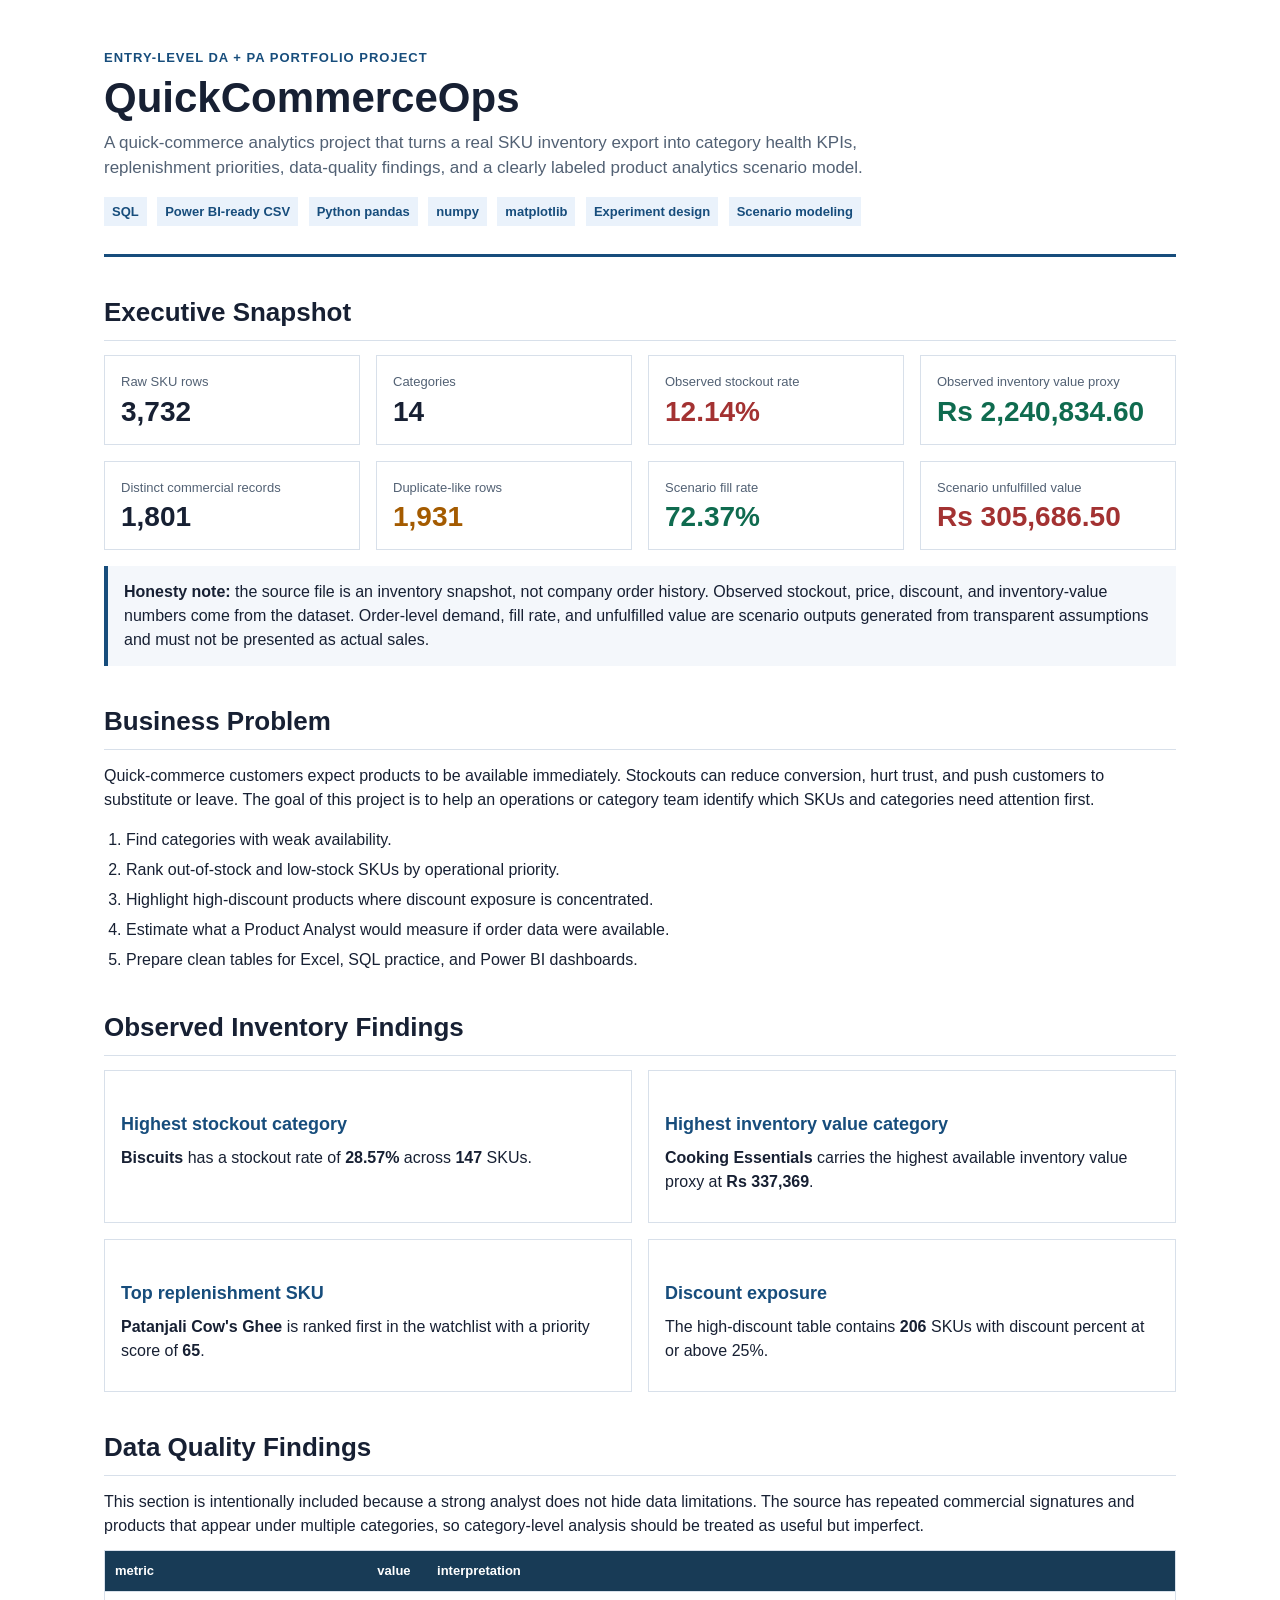
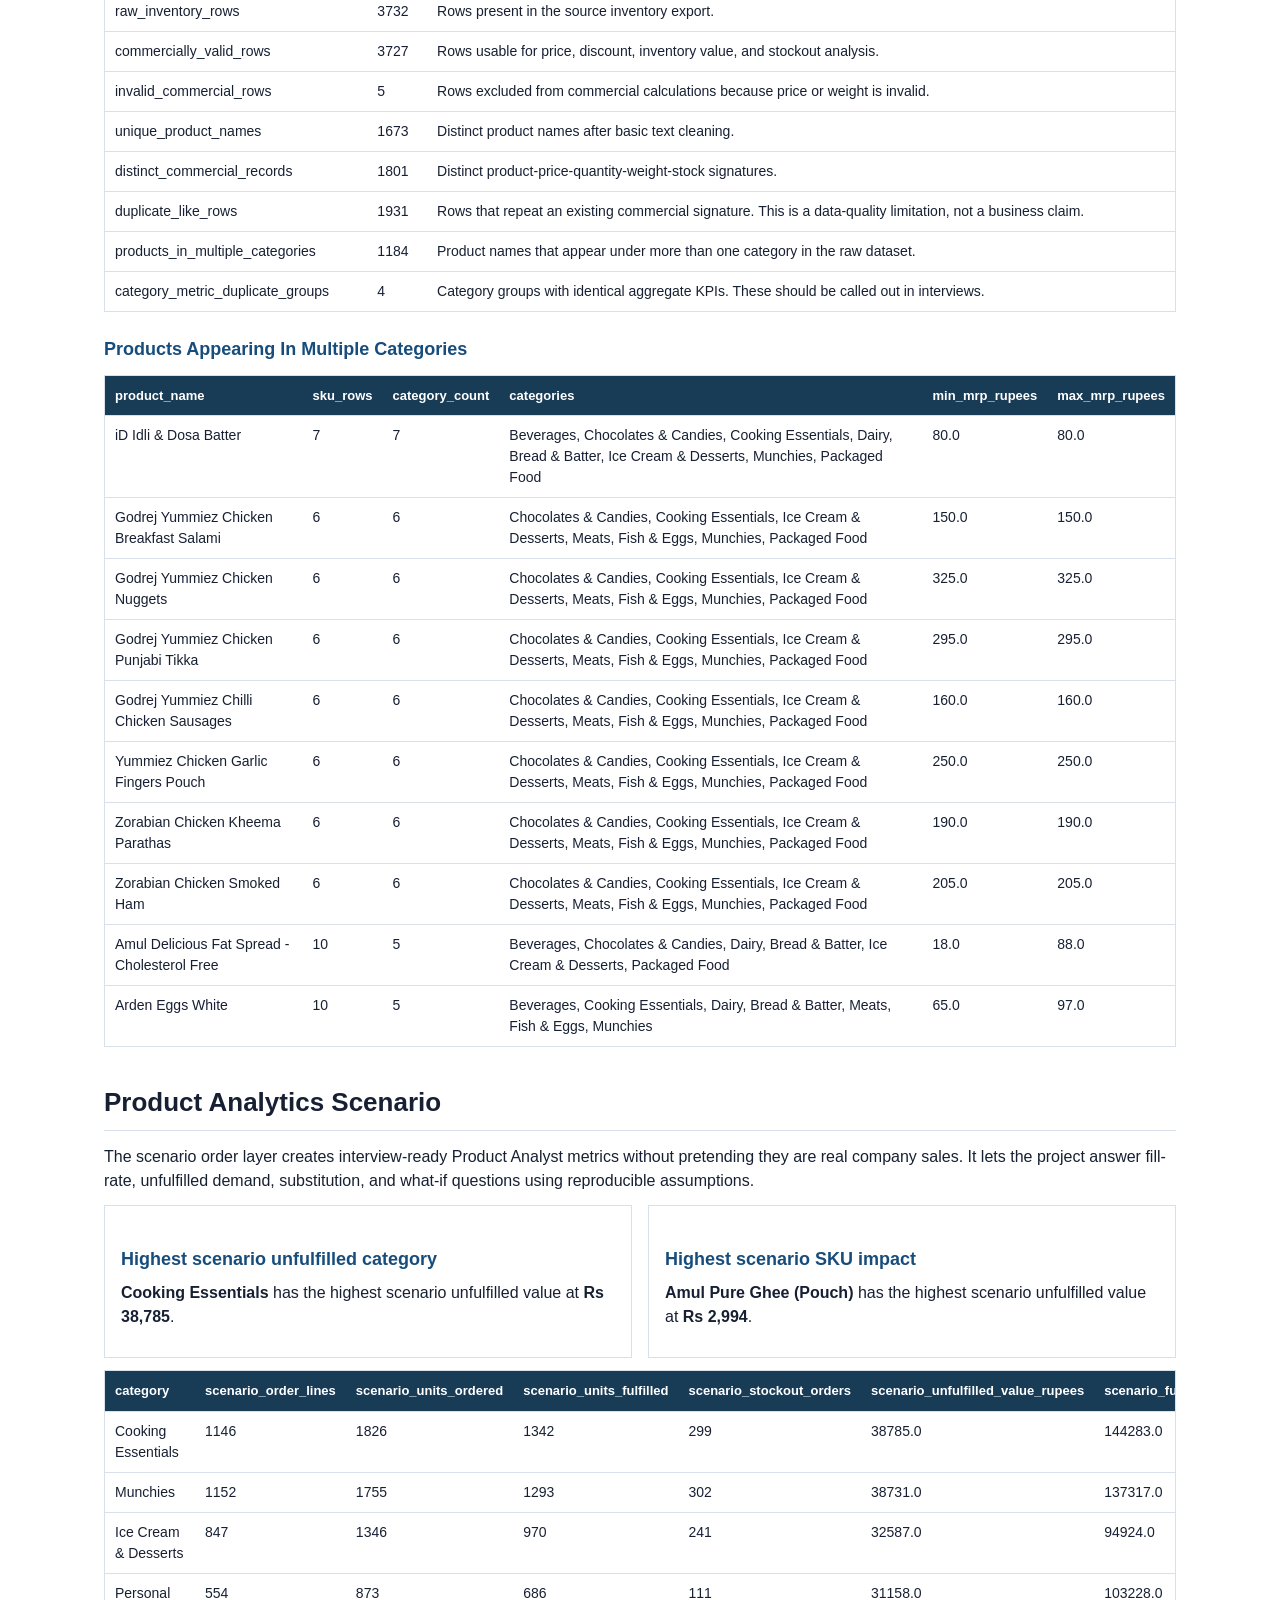
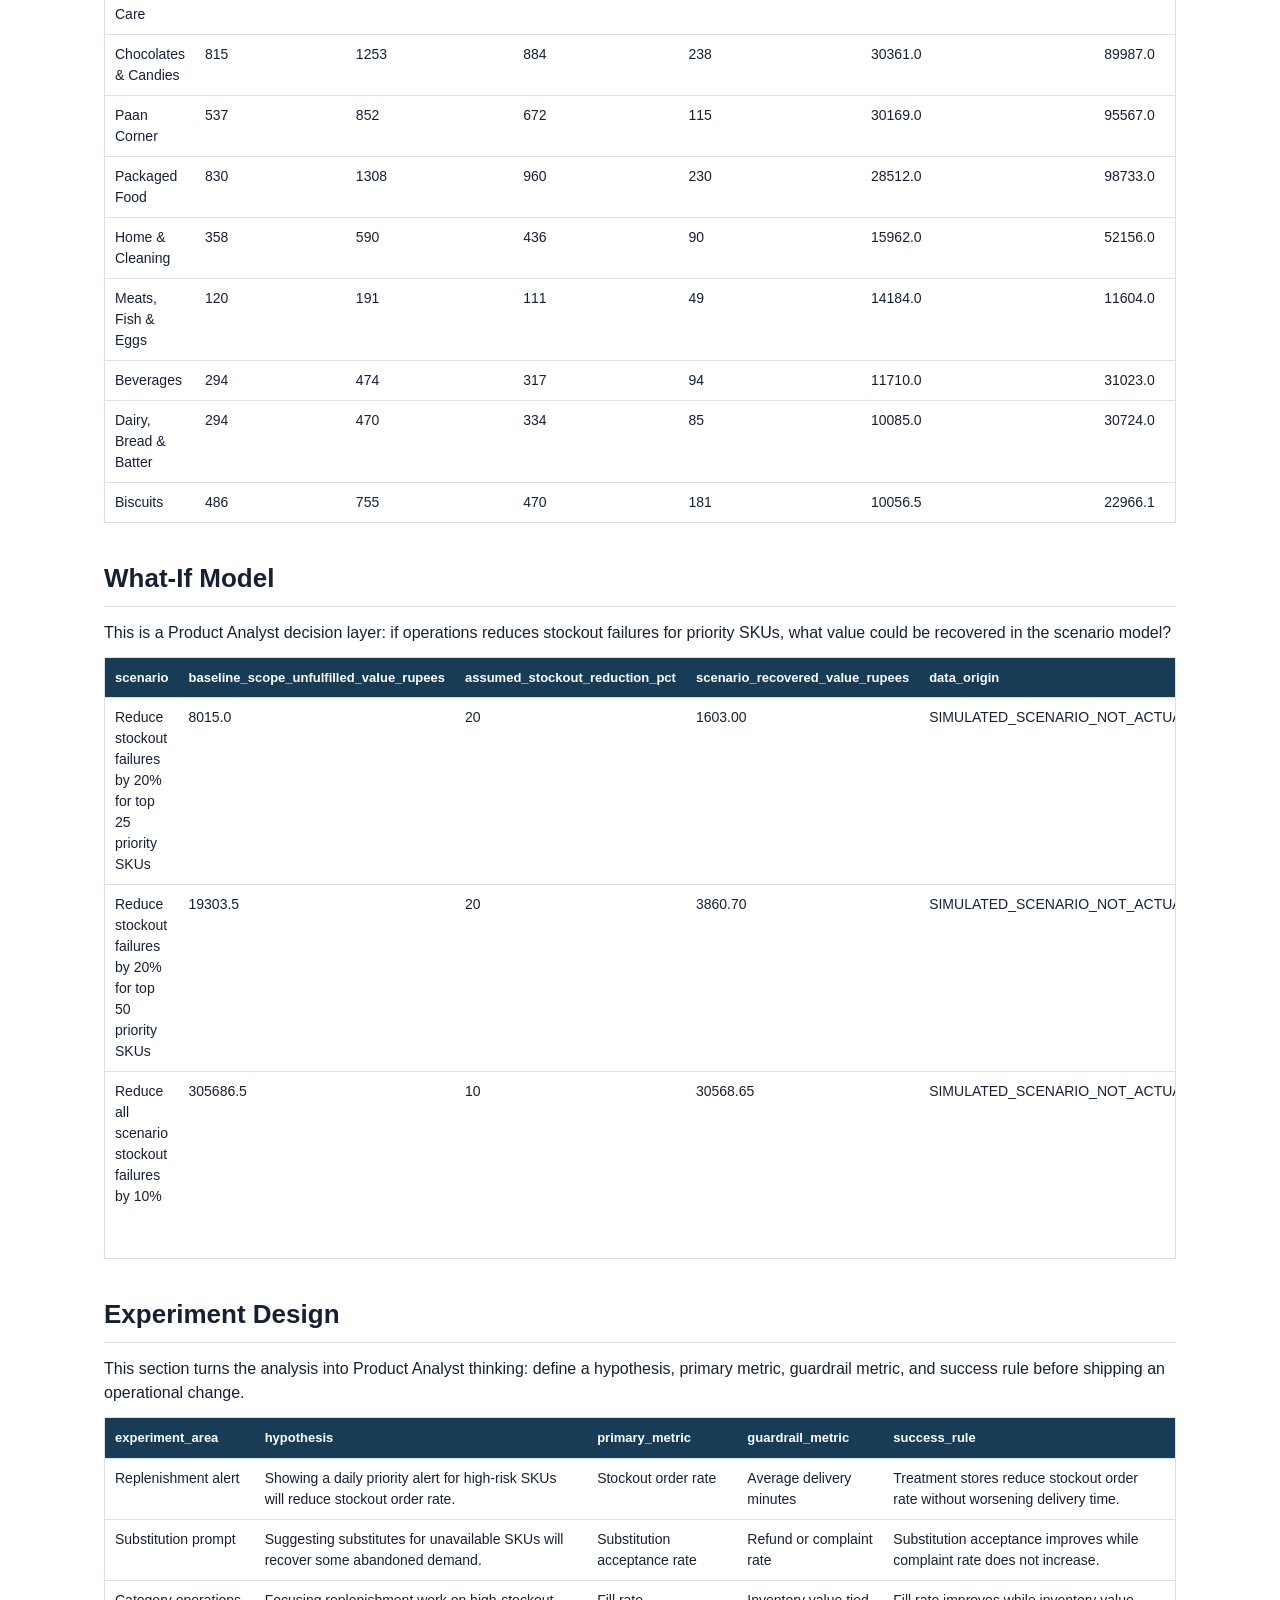
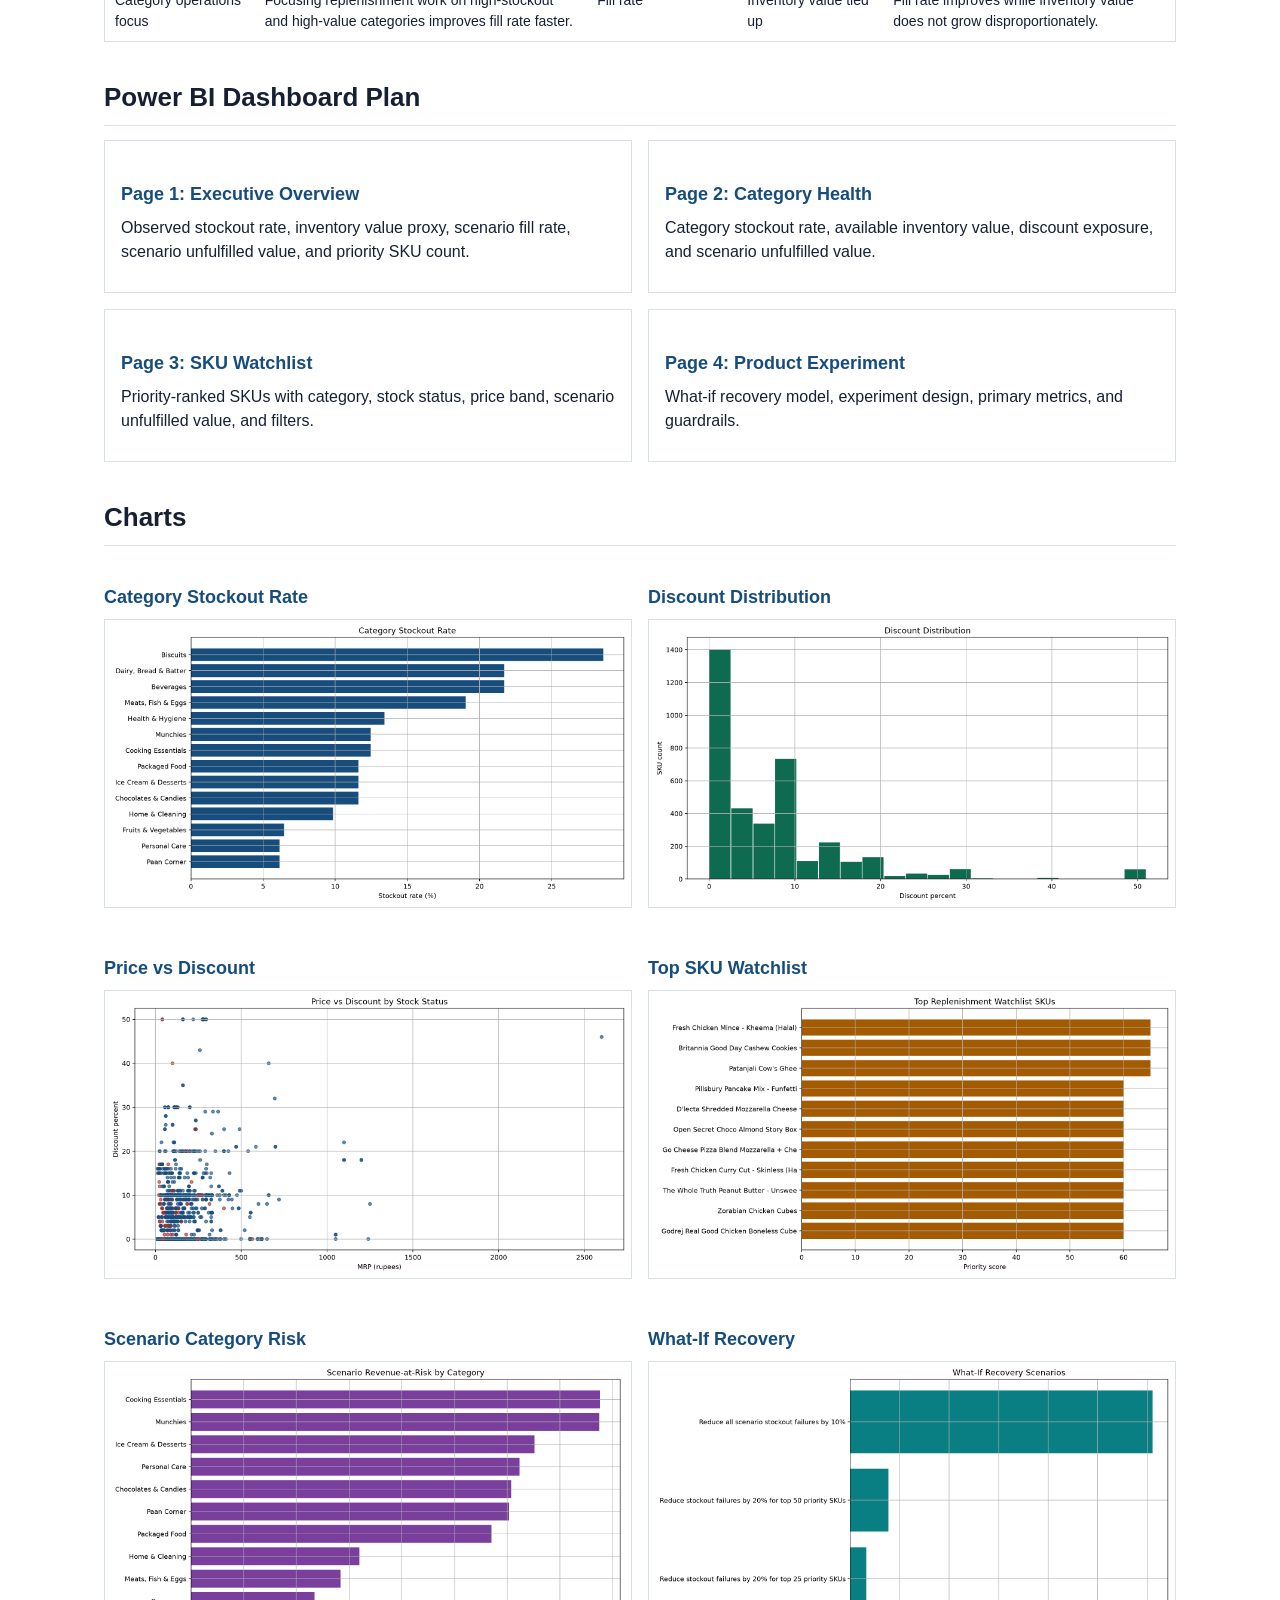
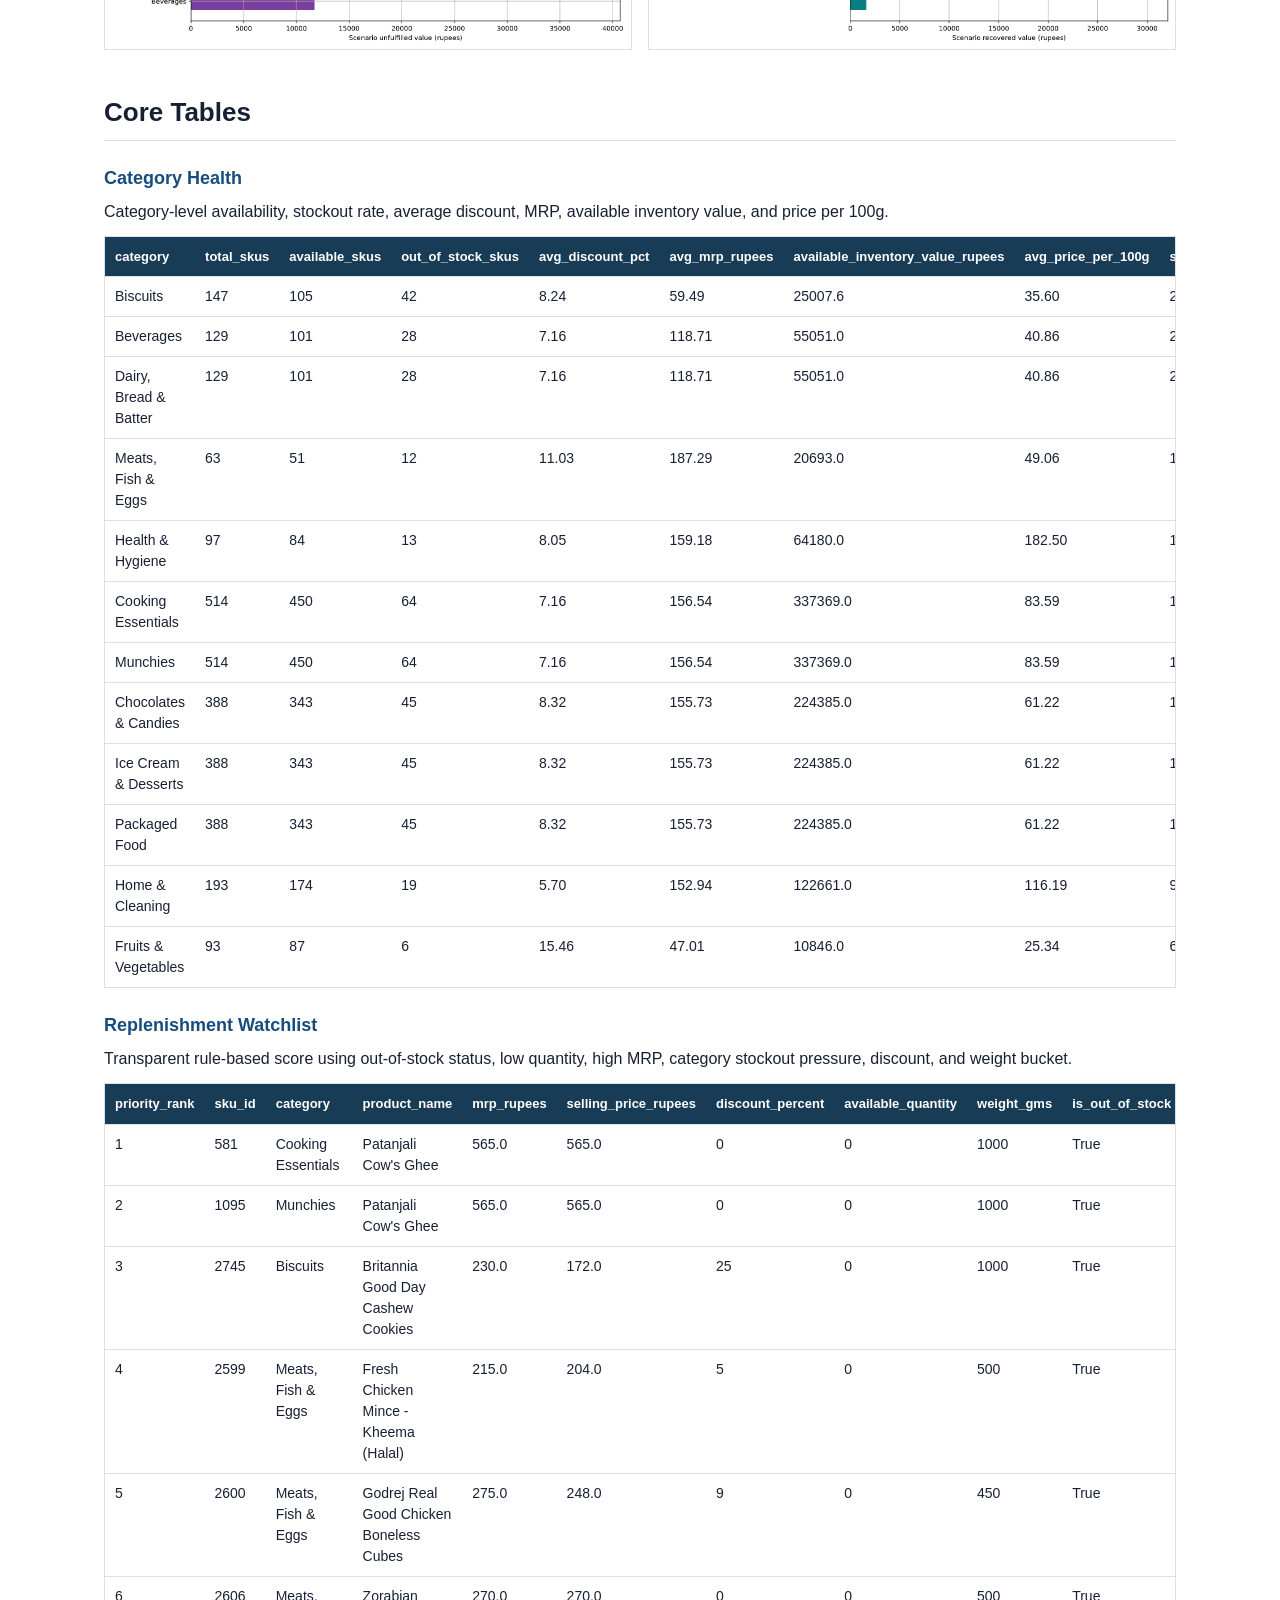
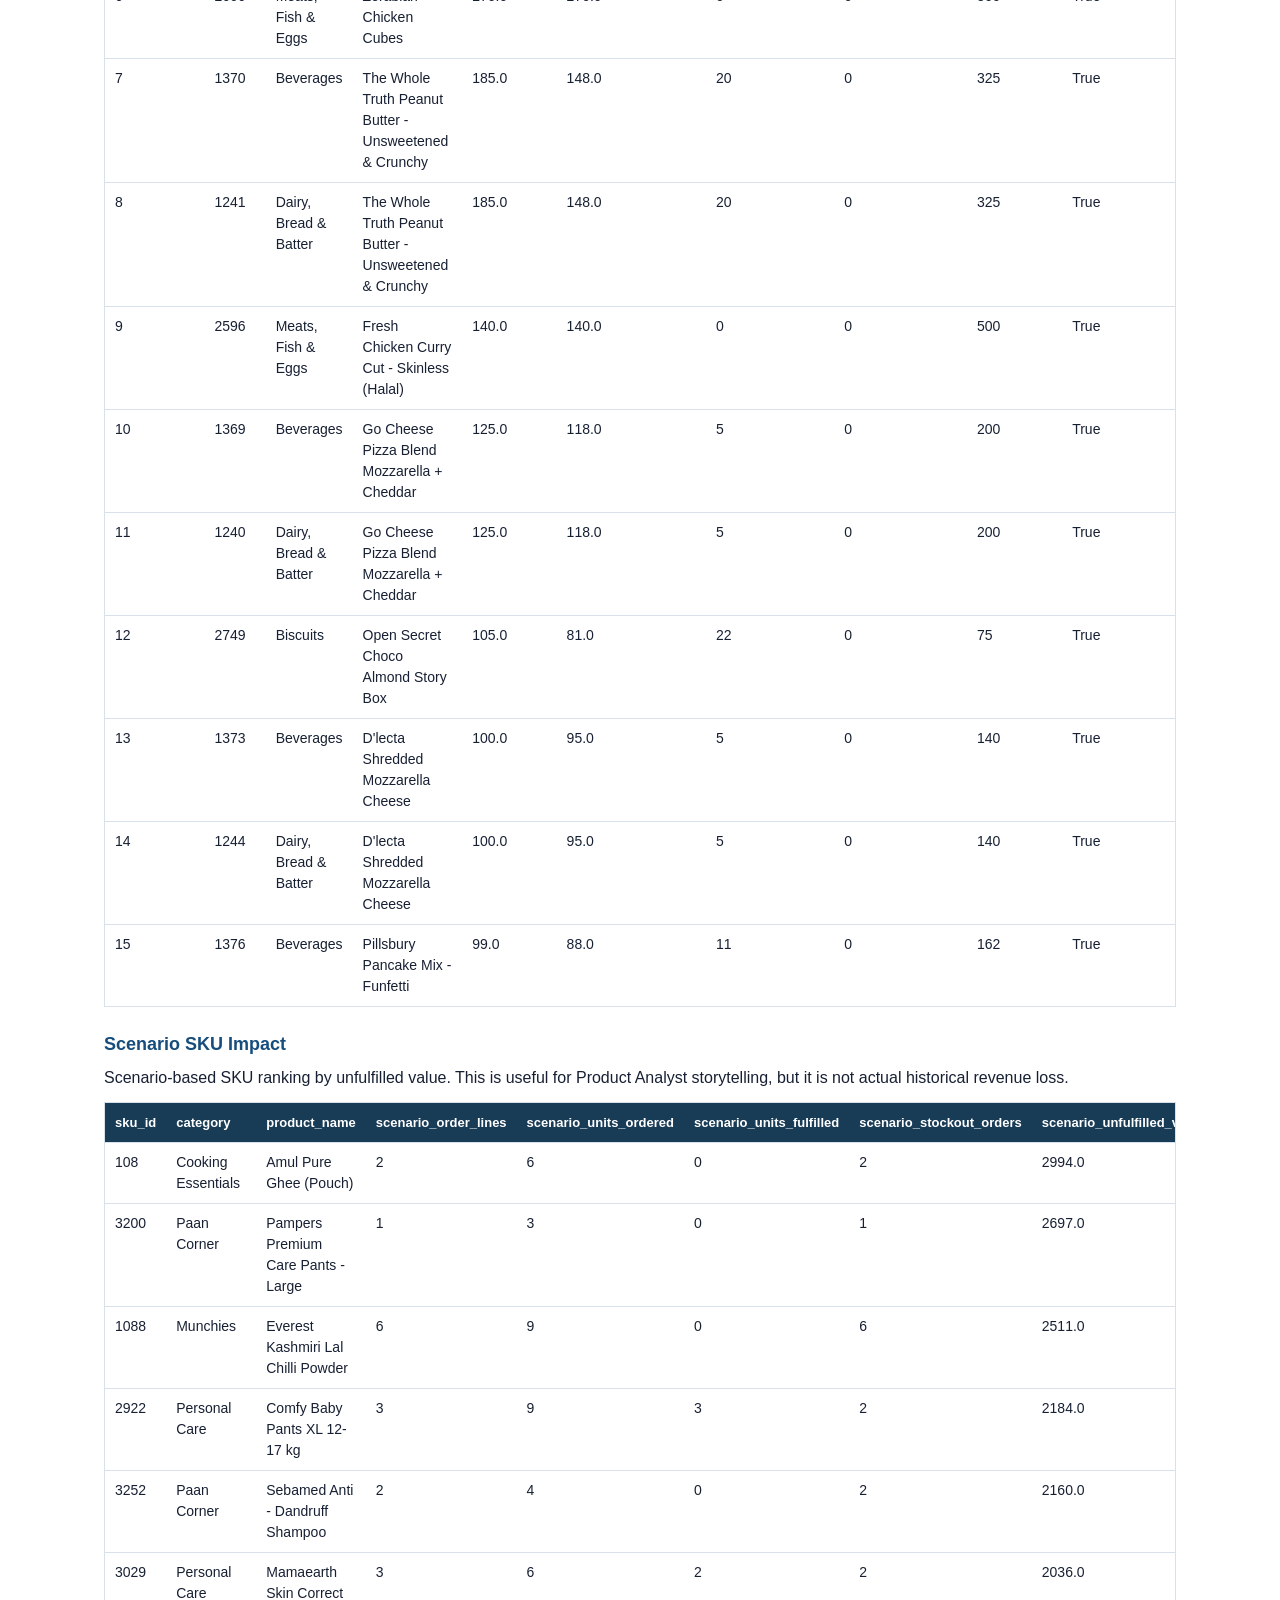
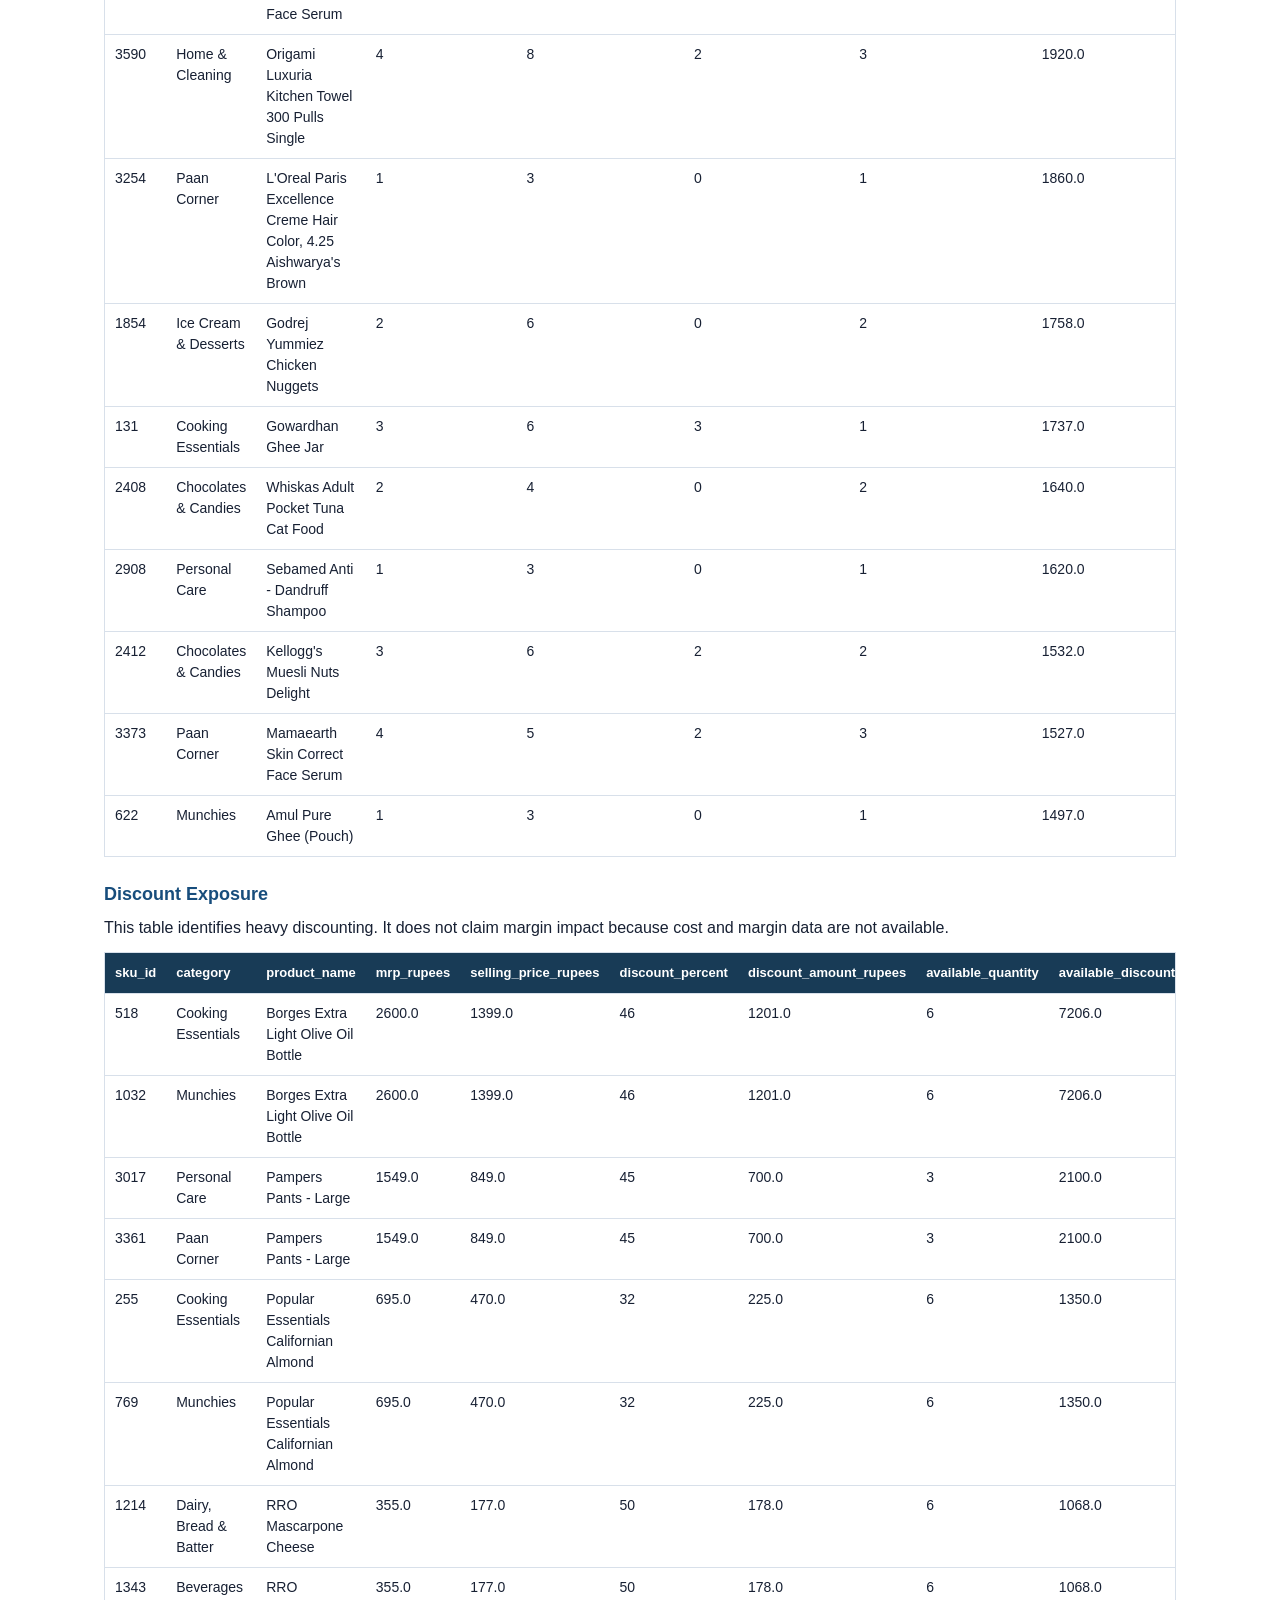
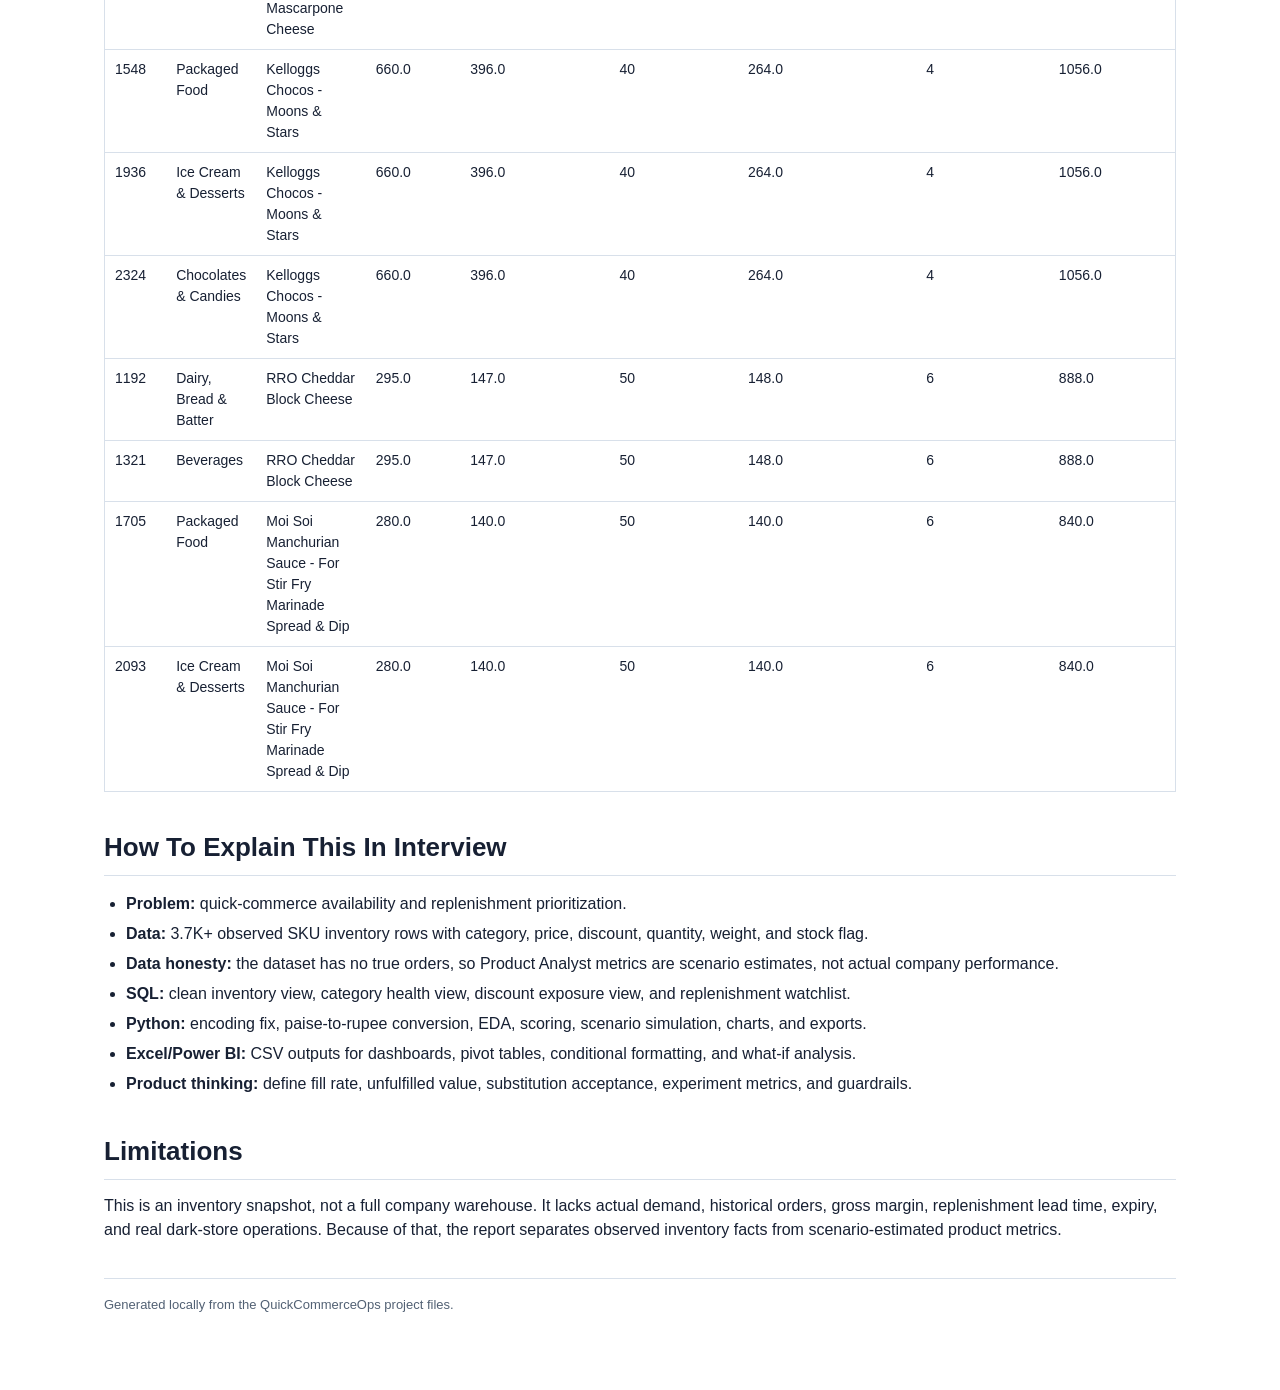
<file: report/index.html>
<!doctype html>
<html lang="en">
<head>
  <meta charset="utf-8">
  <meta name="viewport" content="width=device-width, initial-scale=1">
  <title>QuickCommerceOps Inventory Analytics</title>
  <link rel="stylesheet" href="styles.css">
</head>
<body>
  <main class="shell">
    <section class="hero">
      <p class="eyebrow">Entry-Level DA + PA Portfolio Project</p>
      <h1>QuickCommerceOps</h1>
      <p class="subtitle">A quick-commerce analytics project that turns a real SKU inventory export into category health KPIs, replenishment priorities, data-quality findings, and a clearly labeled product analytics scenario model.</p>
      <div>
        <span class="badge">SQL</span>
        <span class="badge">Power BI-ready CSV</span>
        <span class="badge">Python pandas</span>
        <span class="badge">numpy</span>
        <span class="badge">matplotlib</span>
        <span class="badge">Experiment design</span>
        <span class="badge">Scenario modeling</span>
      </div>
    </section>

    <section>
      <h2>Executive Snapshot</h2>
      <div class="grid grid-4">
        <div class="card"><div class="metric-label">Raw SKU rows</div><div class="metric-value">3,732</div></div>
        <div class="card"><div class="metric-label">Categories</div><div class="metric-value">14</div></div>
        <div class="card"><div class="metric-label">Observed stockout rate</div><div class="metric-value metric-bad">12.14%</div></div>
        <div class="card"><div class="metric-label">Observed inventory value proxy</div><div class="metric-value metric-good">Rs 2,240,834.60</div></div>
        <div class="card"><div class="metric-label">Distinct commercial records</div><div class="metric-value">1,801</div></div>
        <div class="card"><div class="metric-label">Duplicate-like rows</div><div class="metric-value metric-warn">1,931</div></div>
        <div class="card"><div class="metric-label">Scenario fill rate</div><div class="metric-value metric-good">72.37%</div></div>
        <div class="card"><div class="metric-label">Scenario unfulfilled value</div><div class="metric-value metric-bad">Rs 305,686.50</div></div>
      </div>
      <div class="callout">
        <strong>Honesty note:</strong> the source file is an inventory snapshot, not company order history. Observed stockout, price, discount, and inventory-value numbers come from the dataset. Order-level demand, fill rate, and unfulfilled value are scenario outputs generated from transparent assumptions and must not be presented as actual sales.
      </div>
    </section>

    <section>
      <h2>Business Problem</h2>
      <p>Quick-commerce customers expect products to be available immediately. Stockouts can reduce conversion, hurt trust, and push customers to substitute or leave. The goal of this project is to help an operations or category team identify which SKUs and categories need attention first.</p>
      <ol>
        <li>Find categories with weak availability.</li>
        <li>Rank out-of-stock and low-stock SKUs by operational priority.</li>
        <li>Highlight high-discount products where discount exposure is concentrated.</li>
        <li>Estimate what a Product Analyst would measure if order data were available.</li>
        <li>Prepare clean tables for Excel, SQL practice, and Power BI dashboards.</li>
      </ol>
    </section>

    <section>
      <h2>Observed Inventory Findings</h2>
      <div class="grid grid-2">
        <div class="card">
          <h3>Highest stockout category</h3>
          <p><strong>Biscuits</strong> has a stockout rate of <strong>28.57%</strong> across <strong>147</strong> SKUs.</p>
        </div>
        <div class="card">
          <h3>Highest inventory value category</h3>
          <p><strong>Cooking Essentials</strong> carries the highest available inventory value proxy at <strong>Rs 337,369</strong>.</p>
        </div>
        <div class="card">
          <h3>Top replenishment SKU</h3>
          <p><strong>Patanjali Cow&#x27;s Ghee</strong> is ranked first in the watchlist with a priority score of <strong>65</strong>.</p>
        </div>
        <div class="card">
          <h3>Discount exposure</h3>
          <p>The high-discount table contains <strong>206</strong> SKUs with discount percent at or above 25%.</p>
        </div>
      </div>
    </section>

    <section>
      <h2>Data Quality Findings</h2>
      <p>This section is intentionally included because a strong analyst does not hide data limitations. The source has repeated commercial signatures and products that appear under multiple categories, so category-level analysis should be treated as useful but imperfect.</p>
      <div class="table-wrap"><table class="dataframe data-table">
  <thead>
    <tr style="text-align: right;">
      <th>metric</th>
      <th>value</th>
      <th>interpretation</th>
    </tr>
  </thead>
  <tbody>
    <tr>
      <td>raw_inventory_rows</td>
      <td>3732</td>
      <td>Rows present in the source inventory export.</td>
    </tr>
    <tr>
      <td>commercially_valid_rows</td>
      <td>3727</td>
      <td>Rows usable for price, discount, inventory value, and stockout analysis.</td>
    </tr>
    <tr>
      <td>invalid_commercial_rows</td>
      <td>5</td>
      <td>Rows excluded from commercial calculations because price or weight is invalid.</td>
    </tr>
    <tr>
      <td>unique_product_names</td>
      <td>1673</td>
      <td>Distinct product names after basic text cleaning.</td>
    </tr>
    <tr>
      <td>distinct_commercial_records</td>
      <td>1801</td>
      <td>Distinct product-price-quantity-weight-stock signatures.</td>
    </tr>
    <tr>
      <td>duplicate_like_rows</td>
      <td>1931</td>
      <td>Rows that repeat an existing commercial signature. This is a data-quality limitation, not a business claim.</td>
    </tr>
    <tr>
      <td>products_in_multiple_categories</td>
      <td>1184</td>
      <td>Product names that appear under more than one category in the raw dataset.</td>
    </tr>
    <tr>
      <td>category_metric_duplicate_groups</td>
      <td>4</td>
      <td>Category groups with identical aggregate KPIs. These should be called out in interviews.</td>
    </tr>
  </tbody>
</table></div>
      <h3>Products Appearing In Multiple Categories</h3>
      <div class="table-wrap"><table class="dataframe data-table">
  <thead>
    <tr style="text-align: right;">
      <th>product_name</th>
      <th>sku_rows</th>
      <th>category_count</th>
      <th>categories</th>
      <th>min_mrp_rupees</th>
      <th>max_mrp_rupees</th>
    </tr>
  </thead>
  <tbody>
    <tr>
      <td>iD Idli &amp; Dosa Batter</td>
      <td>7</td>
      <td>7</td>
      <td>Beverages, Chocolates &amp; Candies, Cooking Essentials, Dairy, Bread &amp; Batter, Ice Cream &amp; Desserts, Munchies, Packaged Food</td>
      <td>80.0</td>
      <td>80.0</td>
    </tr>
    <tr>
      <td>Godrej Yummiez Chicken Breakfast Salami</td>
      <td>6</td>
      <td>6</td>
      <td>Chocolates &amp; Candies, Cooking Essentials, Ice Cream &amp; Desserts, Meats, Fish &amp; Eggs, Munchies, Packaged Food</td>
      <td>150.0</td>
      <td>150.0</td>
    </tr>
    <tr>
      <td>Godrej Yummiez Chicken Nuggets</td>
      <td>6</td>
      <td>6</td>
      <td>Chocolates &amp; Candies, Cooking Essentials, Ice Cream &amp; Desserts, Meats, Fish &amp; Eggs, Munchies, Packaged Food</td>
      <td>325.0</td>
      <td>325.0</td>
    </tr>
    <tr>
      <td>Godrej Yummiez Chicken Punjabi Tikka</td>
      <td>6</td>
      <td>6</td>
      <td>Chocolates &amp; Candies, Cooking Essentials, Ice Cream &amp; Desserts, Meats, Fish &amp; Eggs, Munchies, Packaged Food</td>
      <td>295.0</td>
      <td>295.0</td>
    </tr>
    <tr>
      <td>Godrej Yummiez Chilli Chicken Sausages</td>
      <td>6</td>
      <td>6</td>
      <td>Chocolates &amp; Candies, Cooking Essentials, Ice Cream &amp; Desserts, Meats, Fish &amp; Eggs, Munchies, Packaged Food</td>
      <td>160.0</td>
      <td>160.0</td>
    </tr>
    <tr>
      <td>Yummiez Chicken Garlic Fingers Pouch</td>
      <td>6</td>
      <td>6</td>
      <td>Chocolates &amp; Candies, Cooking Essentials, Ice Cream &amp; Desserts, Meats, Fish &amp; Eggs, Munchies, Packaged Food</td>
      <td>250.0</td>
      <td>250.0</td>
    </tr>
    <tr>
      <td>Zorabian Chicken Kheema Parathas</td>
      <td>6</td>
      <td>6</td>
      <td>Chocolates &amp; Candies, Cooking Essentials, Ice Cream &amp; Desserts, Meats, Fish &amp; Eggs, Munchies, Packaged Food</td>
      <td>190.0</td>
      <td>190.0</td>
    </tr>
    <tr>
      <td>Zorabian Chicken Smoked Ham</td>
      <td>6</td>
      <td>6</td>
      <td>Chocolates &amp; Candies, Cooking Essentials, Ice Cream &amp; Desserts, Meats, Fish &amp; Eggs, Munchies, Packaged Food</td>
      <td>205.0</td>
      <td>205.0</td>
    </tr>
    <tr>
      <td>Amul Delicious Fat Spread - Cholesterol Free</td>
      <td>10</td>
      <td>5</td>
      <td>Beverages, Chocolates &amp; Candies, Dairy, Bread &amp; Batter, Ice Cream &amp; Desserts, Packaged Food</td>
      <td>18.0</td>
      <td>88.0</td>
    </tr>
    <tr>
      <td>Arden Eggs White</td>
      <td>10</td>
      <td>5</td>
      <td>Beverages, Cooking Essentials, Dairy, Bread &amp; Batter, Meats, Fish &amp; Eggs, Munchies</td>
      <td>65.0</td>
      <td>97.0</td>
    </tr>
  </tbody>
</table></div>
    </section>

    <section>
      <h2>Product Analytics Scenario</h2>
      <p>The scenario order layer creates interview-ready Product Analyst metrics without pretending they are real company sales. It lets the project answer fill-rate, unfulfilled demand, substitution, and what-if questions using reproducible assumptions.</p>
      <div class="grid grid-2">
        <div class="card">
          <h3>Highest scenario unfulfilled category</h3>
          <p><strong>Cooking Essentials</strong> has the highest scenario unfulfilled value at <strong>Rs 38,785</strong>.</p>
        </div>
        <div class="card">
          <h3>Highest scenario SKU impact</h3>
          <p><strong>Amul Pure Ghee (Pouch)</strong> has the highest scenario unfulfilled value at <strong>Rs 2,994</strong>.</p>
        </div>
      </div>
      <div class="table-wrap"><table class="dataframe data-table">
  <thead>
    <tr style="text-align: right;">
      <th>category</th>
      <th>scenario_order_lines</th>
      <th>scenario_units_ordered</th>
      <th>scenario_units_fulfilled</th>
      <th>scenario_stockout_orders</th>
      <th>scenario_unfulfilled_value_rupees</th>
      <th>scenario_fulfilled_revenue_rupees</th>
      <th>substitution_acceptances</th>
      <th>scenario_fill_rate_pct</th>
      <th>scenario_order_stockout_rate_pct</th>
      <th>data_origin</th>
    </tr>
  </thead>
  <tbody>
    <tr>
      <td>Cooking Essentials</td>
      <td>1146</td>
      <td>1826</td>
      <td>1342</td>
      <td>299</td>
      <td>38785.0</td>
      <td>144283.0</td>
      <td>98</td>
      <td>73.49</td>
      <td>26.09</td>
      <td>SIMULATED_SCENARIO_NOT_ACTUAL_ORDER_HISTORY</td>
    </tr>
    <tr>
      <td>Munchies</td>
      <td>1152</td>
      <td>1755</td>
      <td>1293</td>
      <td>302</td>
      <td>38731.0</td>
      <td>137317.0</td>
      <td>96</td>
      <td>73.68</td>
      <td>26.22</td>
      <td>SIMULATED_SCENARIO_NOT_ACTUAL_ORDER_HISTORY</td>
    </tr>
    <tr>
      <td>Ice Cream &amp; Desserts</td>
      <td>847</td>
      <td>1346</td>
      <td>970</td>
      <td>241</td>
      <td>32587.0</td>
      <td>94924.0</td>
      <td>75</td>
      <td>72.07</td>
      <td>28.45</td>
      <td>SIMULATED_SCENARIO_NOT_ACTUAL_ORDER_HISTORY</td>
    </tr>
    <tr>
      <td>Personal Care</td>
      <td>554</td>
      <td>873</td>
      <td>686</td>
      <td>111</td>
      <td>31158.0</td>
      <td>103228.0</td>
      <td>31</td>
      <td>78.58</td>
      <td>20.04</td>
      <td>SIMULATED_SCENARIO_NOT_ACTUAL_ORDER_HISTORY</td>
    </tr>
    <tr>
      <td>Chocolates &amp; Candies</td>
      <td>815</td>
      <td>1253</td>
      <td>884</td>
      <td>238</td>
      <td>30361.0</td>
      <td>89987.0</td>
      <td>74</td>
      <td>70.55</td>
      <td>29.20</td>
      <td>SIMULATED_SCENARIO_NOT_ACTUAL_ORDER_HISTORY</td>
    </tr>
    <tr>
      <td>Paan Corner</td>
      <td>537</td>
      <td>852</td>
      <td>672</td>
      <td>115</td>
      <td>30169.0</td>
      <td>95567.0</td>
      <td>41</td>
      <td>78.87</td>
      <td>21.42</td>
      <td>SIMULATED_SCENARIO_NOT_ACTUAL_ORDER_HISTORY</td>
    </tr>
    <tr>
      <td>Packaged Food</td>
      <td>830</td>
      <td>1308</td>
      <td>960</td>
      <td>230</td>
      <td>28512.0</td>
      <td>98733.0</td>
      <td>76</td>
      <td>73.39</td>
      <td>27.71</td>
      <td>SIMULATED_SCENARIO_NOT_ACTUAL_ORDER_HISTORY</td>
    </tr>
    <tr>
      <td>Home &amp; Cleaning</td>
      <td>358</td>
      <td>590</td>
      <td>436</td>
      <td>90</td>
      <td>15962.0</td>
      <td>52156.0</td>
      <td>28</td>
      <td>73.90</td>
      <td>25.14</td>
      <td>SIMULATED_SCENARIO_NOT_ACTUAL_ORDER_HISTORY</td>
    </tr>
    <tr>
      <td>Meats, Fish &amp; Eggs</td>
      <td>120</td>
      <td>191</td>
      <td>111</td>
      <td>49</td>
      <td>14184.0</td>
      <td>11604.0</td>
      <td>13</td>
      <td>58.12</td>
      <td>40.83</td>
      <td>SIMULATED_SCENARIO_NOT_ACTUAL_ORDER_HISTORY</td>
    </tr>
    <tr>
      <td>Beverages</td>
      <td>294</td>
      <td>474</td>
      <td>317</td>
      <td>94</td>
      <td>11710.0</td>
      <td>31023.0</td>
      <td>30</td>
      <td>66.88</td>
      <td>31.97</td>
      <td>SIMULATED_SCENARIO_NOT_ACTUAL_ORDER_HISTORY</td>
    </tr>
    <tr>
      <td>Dairy, Bread &amp; Batter</td>
      <td>294</td>
      <td>470</td>
      <td>334</td>
      <td>85</td>
      <td>10085.0</td>
      <td>30724.0</td>
      <td>25</td>
      <td>71.06</td>
      <td>28.91</td>
      <td>SIMULATED_SCENARIO_NOT_ACTUAL_ORDER_HISTORY</td>
    </tr>
    <tr>
      <td>Biscuits</td>
      <td>486</td>
      <td>755</td>
      <td>470</td>
      <td>181</td>
      <td>10056.5</td>
      <td>22966.1</td>
      <td>61</td>
      <td>62.25</td>
      <td>37.24</td>
      <td>SIMULATED_SCENARIO_NOT_ACTUAL_ORDER_HISTORY</td>
    </tr>
  </tbody>
</table></div>
    </section>

    <section>
      <h2>What-If Model</h2>
      <p>This is a Product Analyst decision layer: if operations reduces stockout failures for priority SKUs, what value could be recovered in the scenario model?</p>
      <div class="table-wrap"><table class="dataframe data-table">
  <thead>
    <tr style="text-align: right;">
      <th>scenario</th>
      <th>baseline_scope_unfulfilled_value_rupees</th>
      <th>assumed_stockout_reduction_pct</th>
      <th>scenario_recovered_value_rupees</th>
      <th>data_origin</th>
      <th>honesty_note</th>
    </tr>
  </thead>
  <tbody>
    <tr>
      <td>Reduce stockout failures by 20% for top 25 priority SKUs</td>
      <td>8015.0</td>
      <td>20</td>
      <td>1603.00</td>
      <td>SIMULATED_SCENARIO_NOT_ACTUAL_ORDER_HISTORY</td>
      <td>Scenario estimate only. The source dataset has no historical orders or margins.</td>
    </tr>
    <tr>
      <td>Reduce stockout failures by 20% for top 50 priority SKUs</td>
      <td>19303.5</td>
      <td>20</td>
      <td>3860.70</td>
      <td>SIMULATED_SCENARIO_NOT_ACTUAL_ORDER_HISTORY</td>
      <td>Scenario estimate only. The source dataset has no historical orders or margins.</td>
    </tr>
    <tr>
      <td>Reduce all scenario stockout failures by 10%</td>
      <td>305686.5</td>
      <td>10</td>
      <td>30568.65</td>
      <td>SIMULATED_SCENARIO_NOT_ACTUAL_ORDER_HISTORY</td>
      <td>Scenario estimate only. The source dataset has no historical orders or margins.</td>
    </tr>
  </tbody>
</table></div>
    </section>

    <section>
      <h2>Experiment Design</h2>
      <p>This section turns the analysis into Product Analyst thinking: define a hypothesis, primary metric, guardrail metric, and success rule before shipping an operational change.</p>
      <div class="table-wrap"><table class="dataframe data-table">
  <thead>
    <tr style="text-align: right;">
      <th>experiment_area</th>
      <th>hypothesis</th>
      <th>primary_metric</th>
      <th>guardrail_metric</th>
      <th>success_rule</th>
    </tr>
  </thead>
  <tbody>
    <tr>
      <td>Replenishment alert</td>
      <td>Showing a daily priority alert for high-risk SKUs will reduce stockout order rate.</td>
      <td>Stockout order rate</td>
      <td>Average delivery minutes</td>
      <td>Treatment stores reduce stockout order rate without worsening delivery time.</td>
    </tr>
    <tr>
      <td>Substitution prompt</td>
      <td>Suggesting substitutes for unavailable SKUs will recover some abandoned demand.</td>
      <td>Substitution acceptance rate</td>
      <td>Refund or complaint rate</td>
      <td>Substitution acceptance improves while complaint rate does not increase.</td>
    </tr>
    <tr>
      <td>Category operations focus</td>
      <td>Focusing replenishment work on high-stockout and high-value categories improves fill rate faster.</td>
      <td>Fill rate</td>
      <td>Inventory value tied up</td>
      <td>Fill rate improves while inventory value does not grow disproportionately.</td>
    </tr>
  </tbody>
</table></div>
    </section>

    <section>
      <h2>Power BI Dashboard Plan</h2>
      <div class="grid grid-2">
        <div class="card"><h3>Page 1: Executive Overview</h3><p>Observed stockout rate, inventory value proxy, scenario fill rate, scenario unfulfilled value, and priority SKU count.</p></div>
        <div class="card"><h3>Page 2: Category Health</h3><p>Category stockout rate, available inventory value, discount exposure, and scenario unfulfilled value.</p></div>
        <div class="card"><h3>Page 3: SKU Watchlist</h3><p>Priority-ranked SKUs with category, stock status, price band, scenario unfulfilled value, and filters.</p></div>
        <div class="card"><h3>Page 4: Product Experiment</h3><p>What-if recovery model, experiment design, primary metrics, and guardrails.</p></div>
      </div>
    </section>

    <section>
      <h2>Charts</h2>
      <div class="grid grid-2">
        <div><h3>Category Stockout Rate</h3><img class="chart" src="assets/charts/category_stockout_rate.png" alt="Category stockout rate chart"></div>
        <div><h3>Discount Distribution</h3><img class="chart" src="assets/charts/discount_distribution.png" alt="Discount distribution chart"></div>
        <div><h3>Price vs Discount</h3><img class="chart" src="assets/charts/price_discount_stock_status.png" alt="Price discount stock status chart"></div>
        <div><h3>Top SKU Watchlist</h3><img class="chart" src="assets/charts/top_replenishment_watchlist.png" alt="Top replenishment watchlist chart"></div>
        <div><h3>Scenario Category Risk</h3><img class="chart" src="assets/charts/scenario_unfulfilled_value_by_category.png" alt="Scenario unfulfilled value by category chart"></div>
        <div><h3>What-If Recovery</h3><img class="chart" src="assets/charts/scenario_what_if_recovery.png" alt="Scenario what-if recovery chart"></div>
      </div>
    </section>

    <section>
      <h2>Core Tables</h2>
      <h3>Category Health</h3>
      <p>Category-level availability, stockout rate, average discount, MRP, available inventory value, and price per 100g.</p>
      <div class="table-wrap"><table class="dataframe data-table">
  <thead>
    <tr style="text-align: right;">
      <th>category</th>
      <th>total_skus</th>
      <th>available_skus</th>
      <th>out_of_stock_skus</th>
      <th>avg_discount_pct</th>
      <th>avg_mrp_rupees</th>
      <th>available_inventory_value_rupees</th>
      <th>avg_price_per_100g</th>
      <th>stockout_rate_pct</th>
    </tr>
  </thead>
  <tbody>
    <tr>
      <td>Biscuits</td>
      <td>147</td>
      <td>105</td>
      <td>42</td>
      <td>8.24</td>
      <td>59.49</td>
      <td>25007.6</td>
      <td>35.60</td>
      <td>28.57</td>
    </tr>
    <tr>
      <td>Beverages</td>
      <td>129</td>
      <td>101</td>
      <td>28</td>
      <td>7.16</td>
      <td>118.71</td>
      <td>55051.0</td>
      <td>40.86</td>
      <td>21.71</td>
    </tr>
    <tr>
      <td>Dairy, Bread &amp; Batter</td>
      <td>129</td>
      <td>101</td>
      <td>28</td>
      <td>7.16</td>
      <td>118.71</td>
      <td>55051.0</td>
      <td>40.86</td>
      <td>21.71</td>
    </tr>
    <tr>
      <td>Meats, Fish &amp; Eggs</td>
      <td>63</td>
      <td>51</td>
      <td>12</td>
      <td>11.03</td>
      <td>187.29</td>
      <td>20693.0</td>
      <td>49.06</td>
      <td>19.05</td>
    </tr>
    <tr>
      <td>Health &amp; Hygiene</td>
      <td>97</td>
      <td>84</td>
      <td>13</td>
      <td>8.05</td>
      <td>159.18</td>
      <td>64180.0</td>
      <td>182.50</td>
      <td>13.40</td>
    </tr>
    <tr>
      <td>Cooking Essentials</td>
      <td>514</td>
      <td>450</td>
      <td>64</td>
      <td>7.16</td>
      <td>156.54</td>
      <td>337369.0</td>
      <td>83.59</td>
      <td>12.45</td>
    </tr>
    <tr>
      <td>Munchies</td>
      <td>514</td>
      <td>450</td>
      <td>64</td>
      <td>7.16</td>
      <td>156.54</td>
      <td>337369.0</td>
      <td>83.59</td>
      <td>12.45</td>
    </tr>
    <tr>
      <td>Chocolates &amp; Candies</td>
      <td>388</td>
      <td>343</td>
      <td>45</td>
      <td>8.32</td>
      <td>155.73</td>
      <td>224385.0</td>
      <td>61.22</td>
      <td>11.60</td>
    </tr>
    <tr>
      <td>Ice Cream &amp; Desserts</td>
      <td>388</td>
      <td>343</td>
      <td>45</td>
      <td>8.32</td>
      <td>155.73</td>
      <td>224385.0</td>
      <td>61.22</td>
      <td>11.60</td>
    </tr>
    <tr>
      <td>Packaged Food</td>
      <td>388</td>
      <td>343</td>
      <td>45</td>
      <td>8.32</td>
      <td>155.73</td>
      <td>224385.0</td>
      <td>61.22</td>
      <td>11.60</td>
    </tr>
    <tr>
      <td>Home &amp; Cleaning</td>
      <td>193</td>
      <td>174</td>
      <td>19</td>
      <td>5.70</td>
      <td>152.94</td>
      <td>122661.0</td>
      <td>116.19</td>
      <td>9.84</td>
    </tr>
    <tr>
      <td>Fruits &amp; Vegetables</td>
      <td>93</td>
      <td>87</td>
      <td>6</td>
      <td>15.46</td>
      <td>47.01</td>
      <td>10846.0</td>
      <td>25.34</td>
      <td>6.45</td>
    </tr>
  </tbody>
</table></div>
      <h3>Replenishment Watchlist</h3>
      <p>Transparent rule-based score using out-of-stock status, low quantity, high MRP, category stockout pressure, discount, and weight bucket.</p>
      <div class="table-wrap"><table class="dataframe data-table">
  <thead>
    <tr style="text-align: right;">
      <th>priority_rank</th>
      <th>sku_id</th>
      <th>category</th>
      <th>product_name</th>
      <th>mrp_rupees</th>
      <th>selling_price_rupees</th>
      <th>discount_percent</th>
      <th>available_quantity</th>
      <th>weight_gms</th>
      <th>is_out_of_stock</th>
      <th>stockout_rate_pct</th>
      <th>available_inventory_value_rupees</th>
      <th>priority_score</th>
    </tr>
  </thead>
  <tbody>
    <tr>
      <td>1</td>
      <td>581</td>
      <td>Cooking Essentials</td>
      <td>Patanjali Cow's Ghee</td>
      <td>565.0</td>
      <td>565.0</td>
      <td>0</td>
      <td>0</td>
      <td>1000</td>
      <td>True</td>
      <td>12.45</td>
      <td>0.0</td>
      <td>65</td>
    </tr>
    <tr>
      <td>2</td>
      <td>1095</td>
      <td>Munchies</td>
      <td>Patanjali Cow's Ghee</td>
      <td>565.0</td>
      <td>565.0</td>
      <td>0</td>
      <td>0</td>
      <td>1000</td>
      <td>True</td>
      <td>12.45</td>
      <td>0.0</td>
      <td>65</td>
    </tr>
    <tr>
      <td>3</td>
      <td>2745</td>
      <td>Biscuits</td>
      <td>Britannia Good Day Cashew Cookies</td>
      <td>230.0</td>
      <td>172.0</td>
      <td>25</td>
      <td>0</td>
      <td>1000</td>
      <td>True</td>
      <td>28.57</td>
      <td>0.0</td>
      <td>65</td>
    </tr>
    <tr>
      <td>4</td>
      <td>2599</td>
      <td>Meats, Fish &amp; Eggs</td>
      <td>Fresh Chicken Mince - Kheema (Halal)</td>
      <td>215.0</td>
      <td>204.0</td>
      <td>5</td>
      <td>0</td>
      <td>500</td>
      <td>True</td>
      <td>19.05</td>
      <td>0.0</td>
      <td>65</td>
    </tr>
    <tr>
      <td>5</td>
      <td>2600</td>
      <td>Meats, Fish &amp; Eggs</td>
      <td>Godrej Real Good Chicken Boneless Cubes</td>
      <td>275.0</td>
      <td>248.0</td>
      <td>9</td>
      <td>0</td>
      <td>450</td>
      <td>True</td>
      <td>19.05</td>
      <td>0.0</td>
      <td>60</td>
    </tr>
    <tr>
      <td>6</td>
      <td>2606</td>
      <td>Meats, Fish &amp; Eggs</td>
      <td>Zorabian Chicken Cubes</td>
      <td>270.0</td>
      <td>270.0</td>
      <td>0</td>
      <td>0</td>
      <td>500</td>
      <td>True</td>
      <td>19.05</td>
      <td>0.0</td>
      <td>60</td>
    </tr>
    <tr>
      <td>7</td>
      <td>1370</td>
      <td>Beverages</td>
      <td>The Whole Truth Peanut Butter - Unsweetened &amp; Crunchy</td>
      <td>185.0</td>
      <td>148.0</td>
      <td>20</td>
      <td>0</td>
      <td>325</td>
      <td>True</td>
      <td>21.71</td>
      <td>0.0</td>
      <td>60</td>
    </tr>
    <tr>
      <td>8</td>
      <td>1241</td>
      <td>Dairy, Bread &amp; Batter</td>
      <td>The Whole Truth Peanut Butter - Unsweetened &amp; Crunchy</td>
      <td>185.0</td>
      <td>148.0</td>
      <td>20</td>
      <td>0</td>
      <td>325</td>
      <td>True</td>
      <td>21.71</td>
      <td>0.0</td>
      <td>60</td>
    </tr>
    <tr>
      <td>9</td>
      <td>2596</td>
      <td>Meats, Fish &amp; Eggs</td>
      <td>Fresh Chicken Curry Cut - Skinless (Halal)</td>
      <td>140.0</td>
      <td>140.0</td>
      <td>0</td>
      <td>0</td>
      <td>500</td>
      <td>True</td>
      <td>19.05</td>
      <td>0.0</td>
      <td>60</td>
    </tr>
    <tr>
      <td>10</td>
      <td>1369</td>
      <td>Beverages</td>
      <td>Go Cheese Pizza Blend Mozzarella + Cheddar</td>
      <td>125.0</td>
      <td>118.0</td>
      <td>5</td>
      <td>0</td>
      <td>200</td>
      <td>True</td>
      <td>21.71</td>
      <td>0.0</td>
      <td>60</td>
    </tr>
    <tr>
      <td>11</td>
      <td>1240</td>
      <td>Dairy, Bread &amp; Batter</td>
      <td>Go Cheese Pizza Blend Mozzarella + Cheddar</td>
      <td>125.0</td>
      <td>118.0</td>
      <td>5</td>
      <td>0</td>
      <td>200</td>
      <td>True</td>
      <td>21.71</td>
      <td>0.0</td>
      <td>60</td>
    </tr>
    <tr>
      <td>12</td>
      <td>2749</td>
      <td>Biscuits</td>
      <td>Open Secret Choco Almond Story Box</td>
      <td>105.0</td>
      <td>81.0</td>
      <td>22</td>
      <td>0</td>
      <td>75</td>
      <td>True</td>
      <td>28.57</td>
      <td>0.0</td>
      <td>60</td>
    </tr>
    <tr>
      <td>13</td>
      <td>1373</td>
      <td>Beverages</td>
      <td>D'lecta Shredded Mozzarella Cheese</td>
      <td>100.0</td>
      <td>95.0</td>
      <td>5</td>
      <td>0</td>
      <td>140</td>
      <td>True</td>
      <td>21.71</td>
      <td>0.0</td>
      <td>60</td>
    </tr>
    <tr>
      <td>14</td>
      <td>1244</td>
      <td>Dairy, Bread &amp; Batter</td>
      <td>D'lecta Shredded Mozzarella Cheese</td>
      <td>100.0</td>
      <td>95.0</td>
      <td>5</td>
      <td>0</td>
      <td>140</td>
      <td>True</td>
      <td>21.71</td>
      <td>0.0</td>
      <td>60</td>
    </tr>
    <tr>
      <td>15</td>
      <td>1376</td>
      <td>Beverages</td>
      <td>Pillsbury Pancake Mix - Funfetti</td>
      <td>99.0</td>
      <td>88.0</td>
      <td>11</td>
      <td>0</td>
      <td>162</td>
      <td>True</td>
      <td>21.71</td>
      <td>0.0</td>
      <td>60</td>
    </tr>
  </tbody>
</table></div>
      <h3>Scenario SKU Impact</h3>
      <p>Scenario-based SKU ranking by unfulfilled value. This is useful for Product Analyst storytelling, but it is not actual historical revenue loss.</p>
      <div class="table-wrap"><table class="dataframe data-table">
  <thead>
    <tr style="text-align: right;">
      <th>sku_id</th>
      <th>category</th>
      <th>product_name</th>
      <th>scenario_order_lines</th>
      <th>scenario_units_ordered</th>
      <th>scenario_units_fulfilled</th>
      <th>scenario_stockout_orders</th>
      <th>scenario_unfulfilled_value_rupees</th>
      <th>scenario_fulfilled_revenue_rupees</th>
      <th>scenario_fill_rate_pct</th>
      <th>data_origin</th>
      <th>priority_rank</th>
      <th>priority_score</th>
    </tr>
  </thead>
  <tbody>
    <tr>
      <td>108</td>
      <td>Cooking Essentials</td>
      <td>Amul Pure Ghee (Pouch)</td>
      <td>2</td>
      <td>6</td>
      <td>0</td>
      <td>2</td>
      <td>2994.0</td>
      <td>0.0</td>
      <td>0.00</td>
      <td>SIMULATED_SCENARIO_NOT_ACTUAL_ORDER_HISTORY</td>
      <td>482</td>
      <td>40</td>
    </tr>
    <tr>
      <td>3200</td>
      <td>Paan Corner</td>
      <td>Pampers Premium Care Pants - Large</td>
      <td>1</td>
      <td>3</td>
      <td>0</td>
      <td>1</td>
      <td>2697.0</td>
      <td>0.0</td>
      <td>0.00</td>
      <td>SIMULATED_SCENARIO_NOT_ACTUAL_ORDER_HISTORY</td>
      <td>469</td>
      <td>40</td>
    </tr>
    <tr>
      <td>1088</td>
      <td>Munchies</td>
      <td>Everest Kashmiri Lal Chilli Powder</td>
      <td>6</td>
      <td>9</td>
      <td>0</td>
      <td>6</td>
      <td>2511.0</td>
      <td>0.0</td>
      <td>0.00</td>
      <td>SIMULATED_SCENARIO_NOT_ACTUAL_ORDER_HISTORY</td>
      <td>46</td>
      <td>55</td>
    </tr>
    <tr>
      <td>2922</td>
      <td>Personal Care</td>
      <td>Comfy Baby Pants XL 12-17 kg</td>
      <td>3</td>
      <td>9</td>
      <td>3</td>
      <td>2</td>
      <td>2184.0</td>
      <td>1092.0</td>
      <td>33.33</td>
      <td>SIMULATED_SCENARIO_NOT_ACTUAL_ORDER_HISTORY</td>
      <td>595</td>
      <td>25</td>
    </tr>
    <tr>
      <td>3252</td>
      <td>Paan Corner</td>
      <td>Sebamed Anti - Dandruff Shampoo</td>
      <td>2</td>
      <td>4</td>
      <td>0</td>
      <td>2</td>
      <td>2160.0</td>
      <td>0.0</td>
      <td>0.00</td>
      <td>SIMULATED_SCENARIO_NOT_ACTUAL_ORDER_HISTORY</td>
      <td>475</td>
      <td>40</td>
    </tr>
    <tr>
      <td>3029</td>
      <td>Personal Care</td>
      <td>Mamaearth Skin Correct Face Serum</td>
      <td>3</td>
      <td>6</td>
      <td>2</td>
      <td>2</td>
      <td>2036.0</td>
      <td>1018.0</td>
      <td>33.33</td>
      <td>SIMULATED_SCENARIO_NOT_ACTUAL_ORDER_HISTORY</td>
      <td>478</td>
      <td>40</td>
    </tr>
    <tr>
      <td>3590</td>
      <td>Home &amp; Cleaning</td>
      <td>Origami Luxuria Kitchen Towel 300 Pulls Single</td>
      <td>4</td>
      <td>8</td>
      <td>2</td>
      <td>3</td>
      <td>1920.0</td>
      <td>640.0</td>
      <td>25.00</td>
      <td>SIMULATED_SCENARIO_NOT_ACTUAL_ORDER_HISTORY</td>
      <td>807</td>
      <td>20</td>
    </tr>
    <tr>
      <td>3254</td>
      <td>Paan Corner</td>
      <td>L'Oreal Paris Excellence Creme Hair Color, 4.25 Aishwarya's Brown</td>
      <td>1</td>
      <td>3</td>
      <td>0</td>
      <td>1</td>
      <td>1860.0</td>
      <td>0.0</td>
      <td>0.00</td>
      <td>SIMULATED_SCENARIO_NOT_ACTUAL_ORDER_HISTORY</td>
      <td>0</td>
      <td>0</td>
    </tr>
    <tr>
      <td>1854</td>
      <td>Ice Cream &amp; Desserts</td>
      <td>Godrej Yummiez Chicken Nuggets</td>
      <td>2</td>
      <td>6</td>
      <td>0</td>
      <td>2</td>
      <td>1758.0</td>
      <td>0.0</td>
      <td>0.00</td>
      <td>SIMULATED_SCENARIO_NOT_ACTUAL_ORDER_HISTORY</td>
      <td>542</td>
      <td>30</td>
    </tr>
    <tr>
      <td>131</td>
      <td>Cooking Essentials</td>
      <td>Gowardhan Ghee Jar</td>
      <td>3</td>
      <td>6</td>
      <td>3</td>
      <td>1</td>
      <td>1737.0</td>
      <td>1737.0</td>
      <td>50.00</td>
      <td>SIMULATED_SCENARIO_NOT_ACTUAL_ORDER_HISTORY</td>
      <td>0</td>
      <td>0</td>
    </tr>
    <tr>
      <td>2408</td>
      <td>Chocolates &amp; Candies</td>
      <td>Whiskas Adult Pocket Tuna Cat Food</td>
      <td>2</td>
      <td>4</td>
      <td>0</td>
      <td>2</td>
      <td>1640.0</td>
      <td>0.0</td>
      <td>0.00</td>
      <td>SIMULATED_SCENARIO_NOT_ACTUAL_ORDER_HISTORY</td>
      <td>596</td>
      <td>25</td>
    </tr>
    <tr>
      <td>2908</td>
      <td>Personal Care</td>
      <td>Sebamed Anti - Dandruff Shampoo</td>
      <td>1</td>
      <td>3</td>
      <td>0</td>
      <td>1</td>
      <td>1620.0</td>
      <td>0.0</td>
      <td>0.00</td>
      <td>SIMULATED_SCENARIO_NOT_ACTUAL_ORDER_HISTORY</td>
      <td>476</td>
      <td>40</td>
    </tr>
    <tr>
      <td>2412</td>
      <td>Chocolates &amp; Candies</td>
      <td>Kellogg's Muesli Nuts Delight</td>
      <td>3</td>
      <td>6</td>
      <td>2</td>
      <td>2</td>
      <td>1532.0</td>
      <td>766.0</td>
      <td>33.33</td>
      <td>SIMULATED_SCENARIO_NOT_ACTUAL_ORDER_HISTORY</td>
      <td>0</td>
      <td>0</td>
    </tr>
    <tr>
      <td>3373</td>
      <td>Paan Corner</td>
      <td>Mamaearth Skin Correct Face Serum</td>
      <td>4</td>
      <td>5</td>
      <td>2</td>
      <td>3</td>
      <td>1527.0</td>
      <td>1018.0</td>
      <td>40.00</td>
      <td>SIMULATED_SCENARIO_NOT_ACTUAL_ORDER_HISTORY</td>
      <td>477</td>
      <td>40</td>
    </tr>
    <tr>
      <td>622</td>
      <td>Munchies</td>
      <td>Amul Pure Ghee (Pouch)</td>
      <td>1</td>
      <td>3</td>
      <td>0</td>
      <td>1</td>
      <td>1497.0</td>
      <td>0.0</td>
      <td>0.00</td>
      <td>SIMULATED_SCENARIO_NOT_ACTUAL_ORDER_HISTORY</td>
      <td>483</td>
      <td>40</td>
    </tr>
  </tbody>
</table></div>
      <h3>Discount Exposure</h3>
      <p>This table identifies heavy discounting. It does not claim margin impact because cost and margin data are not available.</p>
      <div class="table-wrap"><table class="dataframe data-table">
  <thead>
    <tr style="text-align: right;">
      <th>sku_id</th>
      <th>category</th>
      <th>product_name</th>
      <th>mrp_rupees</th>
      <th>selling_price_rupees</th>
      <th>discount_percent</th>
      <th>discount_amount_rupees</th>
      <th>available_quantity</th>
      <th>available_discount_exposure_rupees</th>
      <th>discount_band</th>
      <th>is_out_of_stock</th>
    </tr>
  </thead>
  <tbody>
    <tr>
      <td>518</td>
      <td>Cooking Essentials</td>
      <td>Borges Extra Light Olive Oil Bottle</td>
      <td>2600.0</td>
      <td>1399.0</td>
      <td>46</td>
      <td>1201.0</td>
      <td>6</td>
      <td>7206.0</td>
      <td>high</td>
      <td>False</td>
    </tr>
    <tr>
      <td>1032</td>
      <td>Munchies</td>
      <td>Borges Extra Light Olive Oil Bottle</td>
      <td>2600.0</td>
      <td>1399.0</td>
      <td>46</td>
      <td>1201.0</td>
      <td>6</td>
      <td>7206.0</td>
      <td>high</td>
      <td>False</td>
    </tr>
    <tr>
      <td>3017</td>
      <td>Personal Care</td>
      <td>Pampers Pants - Large</td>
      <td>1549.0</td>
      <td>849.0</td>
      <td>45</td>
      <td>700.0</td>
      <td>3</td>
      <td>2100.0</td>
      <td>high</td>
      <td>False</td>
    </tr>
    <tr>
      <td>3361</td>
      <td>Paan Corner</td>
      <td>Pampers Pants - Large</td>
      <td>1549.0</td>
      <td>849.0</td>
      <td>45</td>
      <td>700.0</td>
      <td>3</td>
      <td>2100.0</td>
      <td>high</td>
      <td>False</td>
    </tr>
    <tr>
      <td>255</td>
      <td>Cooking Essentials</td>
      <td>Popular Essentials Californian Almond</td>
      <td>695.0</td>
      <td>470.0</td>
      <td>32</td>
      <td>225.0</td>
      <td>6</td>
      <td>1350.0</td>
      <td>high</td>
      <td>False</td>
    </tr>
    <tr>
      <td>769</td>
      <td>Munchies</td>
      <td>Popular Essentials Californian Almond</td>
      <td>695.0</td>
      <td>470.0</td>
      <td>32</td>
      <td>225.0</td>
      <td>6</td>
      <td>1350.0</td>
      <td>high</td>
      <td>False</td>
    </tr>
    <tr>
      <td>1214</td>
      <td>Dairy, Bread &amp; Batter</td>
      <td>RRO Mascarpone Cheese</td>
      <td>355.0</td>
      <td>177.0</td>
      <td>50</td>
      <td>178.0</td>
      <td>6</td>
      <td>1068.0</td>
      <td>high</td>
      <td>False</td>
    </tr>
    <tr>
      <td>1343</td>
      <td>Beverages</td>
      <td>RRO Mascarpone Cheese</td>
      <td>355.0</td>
      <td>177.0</td>
      <td>50</td>
      <td>178.0</td>
      <td>6</td>
      <td>1068.0</td>
      <td>high</td>
      <td>False</td>
    </tr>
    <tr>
      <td>1548</td>
      <td>Packaged Food</td>
      <td>Kelloggs Chocos - Moons &amp; Stars</td>
      <td>660.0</td>
      <td>396.0</td>
      <td>40</td>
      <td>264.0</td>
      <td>4</td>
      <td>1056.0</td>
      <td>high</td>
      <td>False</td>
    </tr>
    <tr>
      <td>1936</td>
      <td>Ice Cream &amp; Desserts</td>
      <td>Kelloggs Chocos - Moons &amp; Stars</td>
      <td>660.0</td>
      <td>396.0</td>
      <td>40</td>
      <td>264.0</td>
      <td>4</td>
      <td>1056.0</td>
      <td>high</td>
      <td>False</td>
    </tr>
    <tr>
      <td>2324</td>
      <td>Chocolates &amp; Candies</td>
      <td>Kelloggs Chocos - Moons &amp; Stars</td>
      <td>660.0</td>
      <td>396.0</td>
      <td>40</td>
      <td>264.0</td>
      <td>4</td>
      <td>1056.0</td>
      <td>high</td>
      <td>False</td>
    </tr>
    <tr>
      <td>1192</td>
      <td>Dairy, Bread &amp; Batter</td>
      <td>RRO Cheddar Block Cheese</td>
      <td>295.0</td>
      <td>147.0</td>
      <td>50</td>
      <td>148.0</td>
      <td>6</td>
      <td>888.0</td>
      <td>high</td>
      <td>False</td>
    </tr>
    <tr>
      <td>1321</td>
      <td>Beverages</td>
      <td>RRO Cheddar Block Cheese</td>
      <td>295.0</td>
      <td>147.0</td>
      <td>50</td>
      <td>148.0</td>
      <td>6</td>
      <td>888.0</td>
      <td>high</td>
      <td>False</td>
    </tr>
    <tr>
      <td>1705</td>
      <td>Packaged Food</td>
      <td>Moi Soi Manchurian Sauce - For Stir Fry Marinade Spread &amp; Dip</td>
      <td>280.0</td>
      <td>140.0</td>
      <td>50</td>
      <td>140.0</td>
      <td>6</td>
      <td>840.0</td>
      <td>high</td>
      <td>False</td>
    </tr>
    <tr>
      <td>2093</td>
      <td>Ice Cream &amp; Desserts</td>
      <td>Moi Soi Manchurian Sauce - For Stir Fry Marinade Spread &amp; Dip</td>
      <td>280.0</td>
      <td>140.0</td>
      <td>50</td>
      <td>140.0</td>
      <td>6</td>
      <td>840.0</td>
      <td>high</td>
      <td>False</td>
    </tr>
  </tbody>
</table></div>
    </section>

    <section>
      <h2>How To Explain This In Interview</h2>
      <ul>
        <li><strong>Problem:</strong> quick-commerce availability and replenishment prioritization.</li>
        <li><strong>Data:</strong> 3.7K+ observed SKU inventory rows with category, price, discount, quantity, weight, and stock flag.</li>
        <li><strong>Data honesty:</strong> the dataset has no true orders, so Product Analyst metrics are scenario estimates, not actual company performance.</li>
        <li><strong>SQL:</strong> clean inventory view, category health view, discount exposure view, and replenishment watchlist.</li>
        <li><strong>Python:</strong> encoding fix, paise-to-rupee conversion, EDA, scoring, scenario simulation, charts, and exports.</li>
        <li><strong>Excel/Power BI:</strong> CSV outputs for dashboards, pivot tables, conditional formatting, and what-if analysis.</li>
        <li><strong>Product thinking:</strong> define fill rate, unfulfilled value, substitution acceptance, experiment metrics, and guardrails.</li>
      </ul>
    </section>

    <section>
      <h2>Limitations</h2>
      <p>This is an inventory snapshot, not a full company warehouse. It lacks actual demand, historical orders, gross margin, replenishment lead time, expiry, and real dark-store operations. Because of that, the report separates observed inventory facts from scenario-estimated product metrics.</p>
    </section>

    <p class="footer">Generated locally from the QuickCommerceOps project files.</p>
  </main>
</body>
</html>
</file>
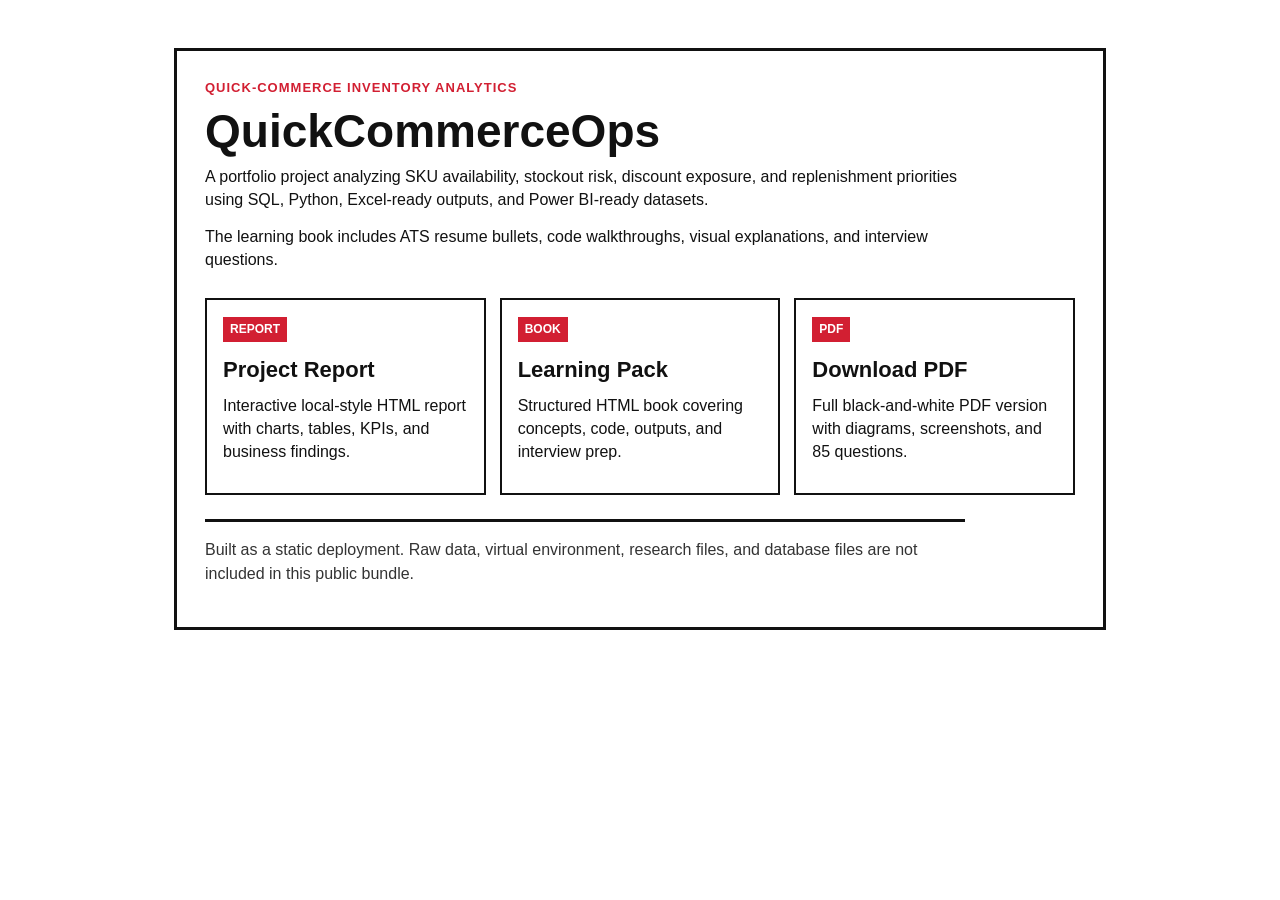
<file: vercel-static/index.html>
<!doctype html>
<html lang="en">
<head>
  <meta charset="utf-8">
  <meta name="viewport" content="width=device-width, initial-scale=1">
  <title>QuickCommerceOps</title>
  <style>
    * { box-sizing: border-box; }
    body {
      margin: 0;
      color: #111;
      background: #fff;
      font-family: Arial, Helvetica, sans-serif;
      line-height: 1.45;
    }
    main {
      max-width: 980px;
      margin: 0 auto;
      padding: 48px 24px;
    }
    .hero {
      border: 3px solid #111;
      padding: 28px;
    }
    .eyebrow {
      color: #d21f32;
      font-weight: 800;
      letter-spacing: 1px;
      text-transform: uppercase;
      margin: 0 0 10px;
      font-size: 13px;
    }
    h1 {
      margin: 0 0 10px;
      font-size: 46px;
      line-height: 1.02;
    }
    p {
      margin: 0 0 14px;
      max-width: 760px;
    }
    .links {
      display: grid;
      grid-template-columns: repeat(3, minmax(0, 1fr));
      gap: 14px;
      margin-top: 26px;
    }
    a.card {
      display: block;
      min-height: 150px;
      border: 2px solid #111;
      padding: 16px;
      color: #111;
      text-decoration: none;
      background: #fff;
    }
    a.card:hover {
      border-color: #d21f32;
    }
    .label {
      display: inline-block;
      background: #d21f32;
      color: #fff;
      font-size: 12px;
      font-weight: 800;
      padding: 4px 7px;
      margin-bottom: 12px;
    }
    h2 {
      margin: 0 0 8px;
      font-size: 22px;
    }
    .meta {
      margin-top: 24px;
      border-top: 3px solid #111;
      padding-top: 16px;
      color: #333;
    }
    @media (max-width: 760px) {
      .links { grid-template-columns: 1fr; }
      h1 { font-size: 34px; }
    }
  </style>
</head>
<body>
  <main>
    <section class="hero">
      <p class="eyebrow">Quick-Commerce Inventory Analytics</p>
      <h1>QuickCommerceOps</h1>
      <p>A portfolio project analyzing SKU availability, stockout risk, discount exposure, and replenishment priorities using SQL, Python, Excel-ready outputs, and Power BI-ready datasets.</p>
      <p>The learning book includes ATS resume bullets, code walkthroughs, visual explanations, and interview questions.</p>
      <div class="links">
        <a class="card" href="/report/">
          <span class="label">REPORT</span>
          <h2>Project Report</h2>
          <p>Interactive local-style HTML report with charts, tables, KPIs, and business findings.</p>
        </a>
        <a class="card" href="/learning-pack/QuickCommerceOps-Learning-Interview-Pack.html">
          <span class="label">BOOK</span>
          <h2>Learning Pack</h2>
          <p>Structured HTML book covering concepts, code, outputs, and interview prep.</p>
        </a>
        <a class="card" href="/learning-pack/QuickCommerceOps-Learning-Interview-Pack.pdf">
          <span class="label">PDF</span>
          <h2>Download PDF</h2>
          <p>Full black-and-white PDF version with diagrams, screenshots, and 85 questions.</p>
        </a>
      </div>
      <p class="meta">Built as a static deployment. Raw data, virtual environment, research files, and database files are not included in this public bundle.</p>
    </section>
  </main>
</body>
</html>
</file>
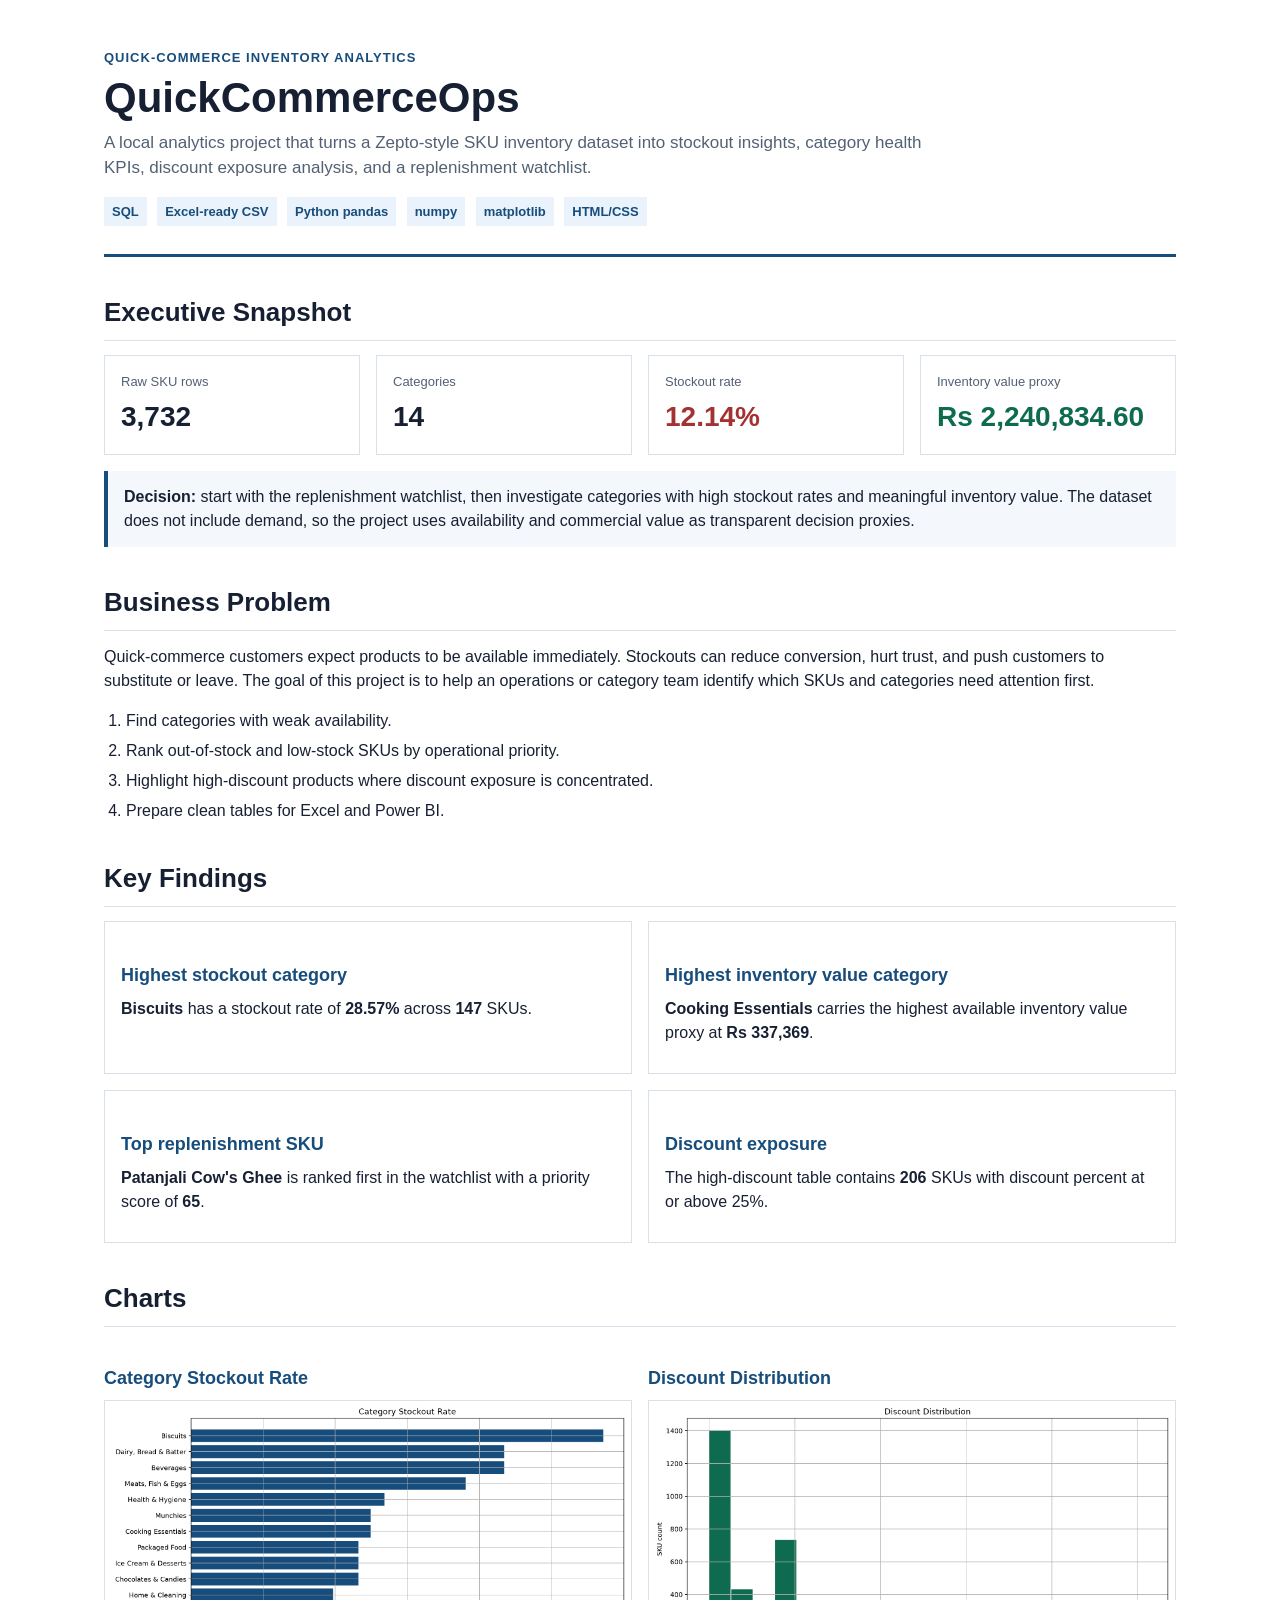
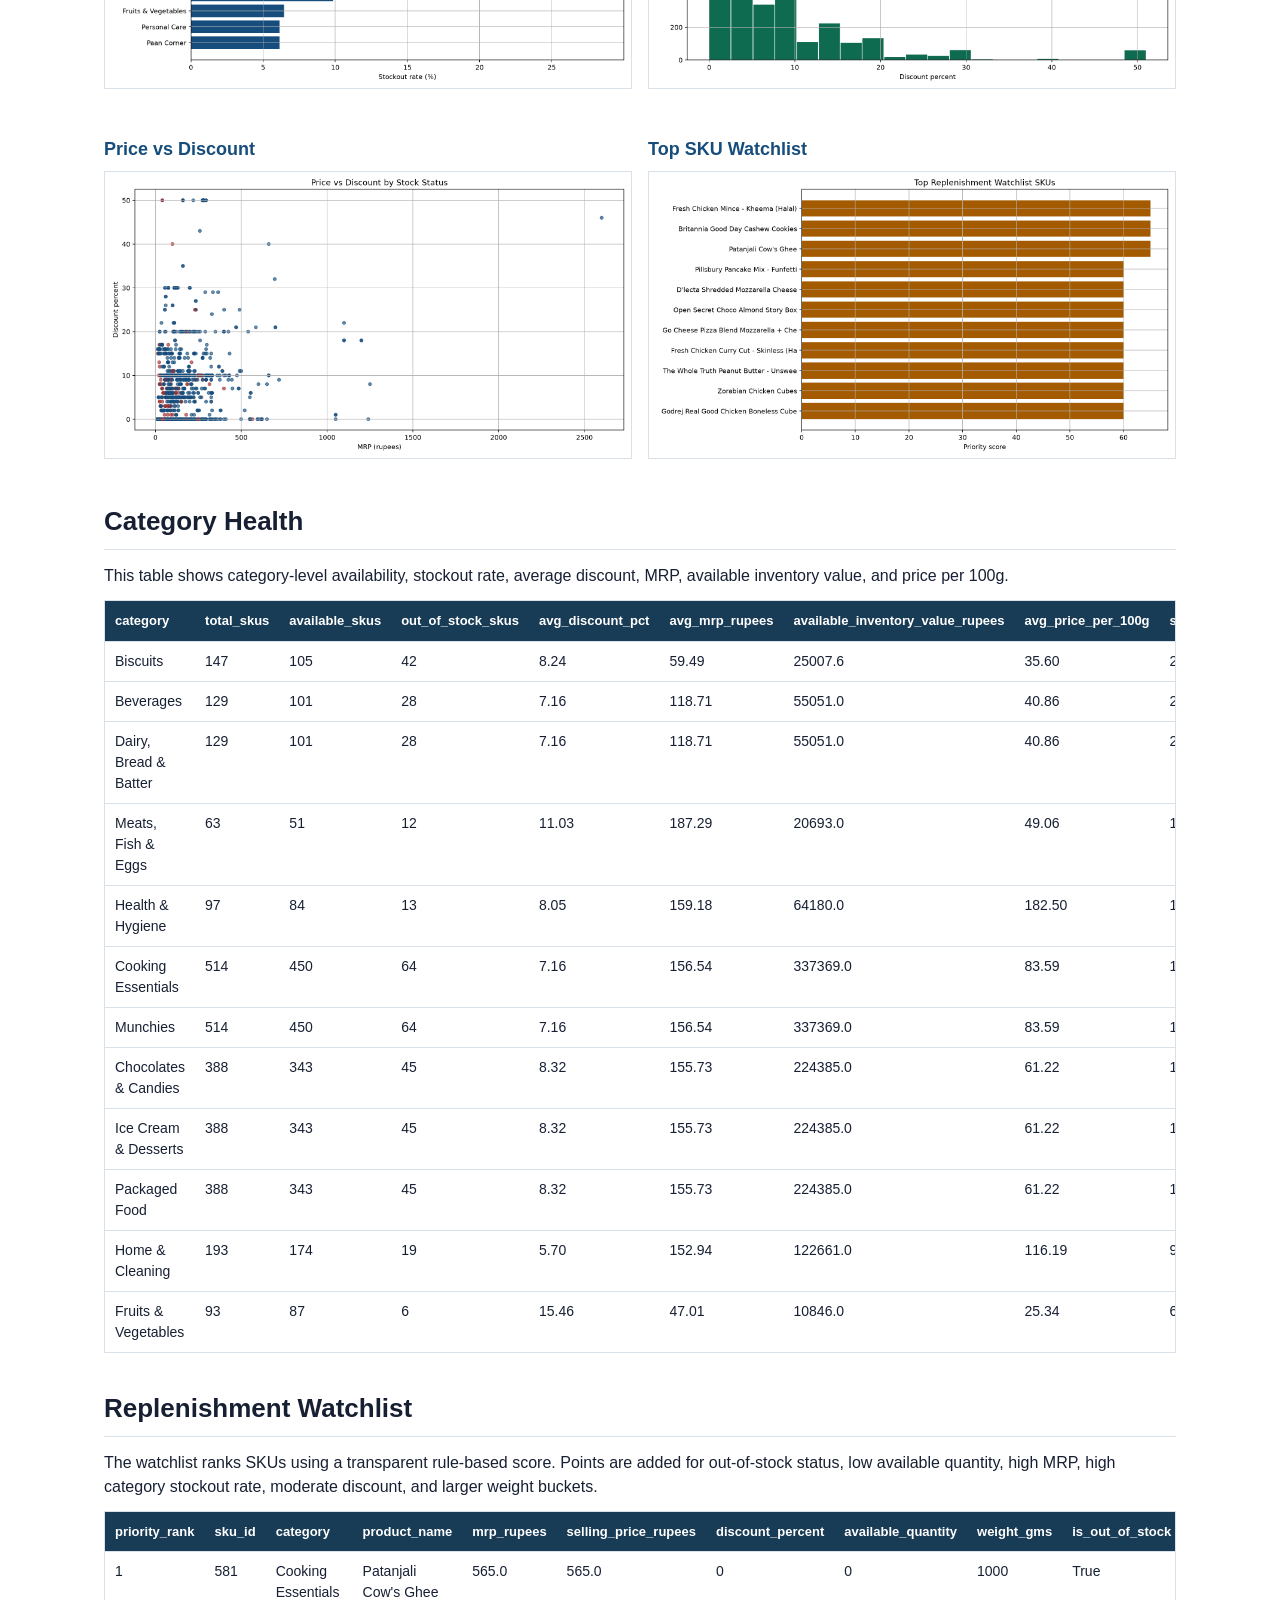
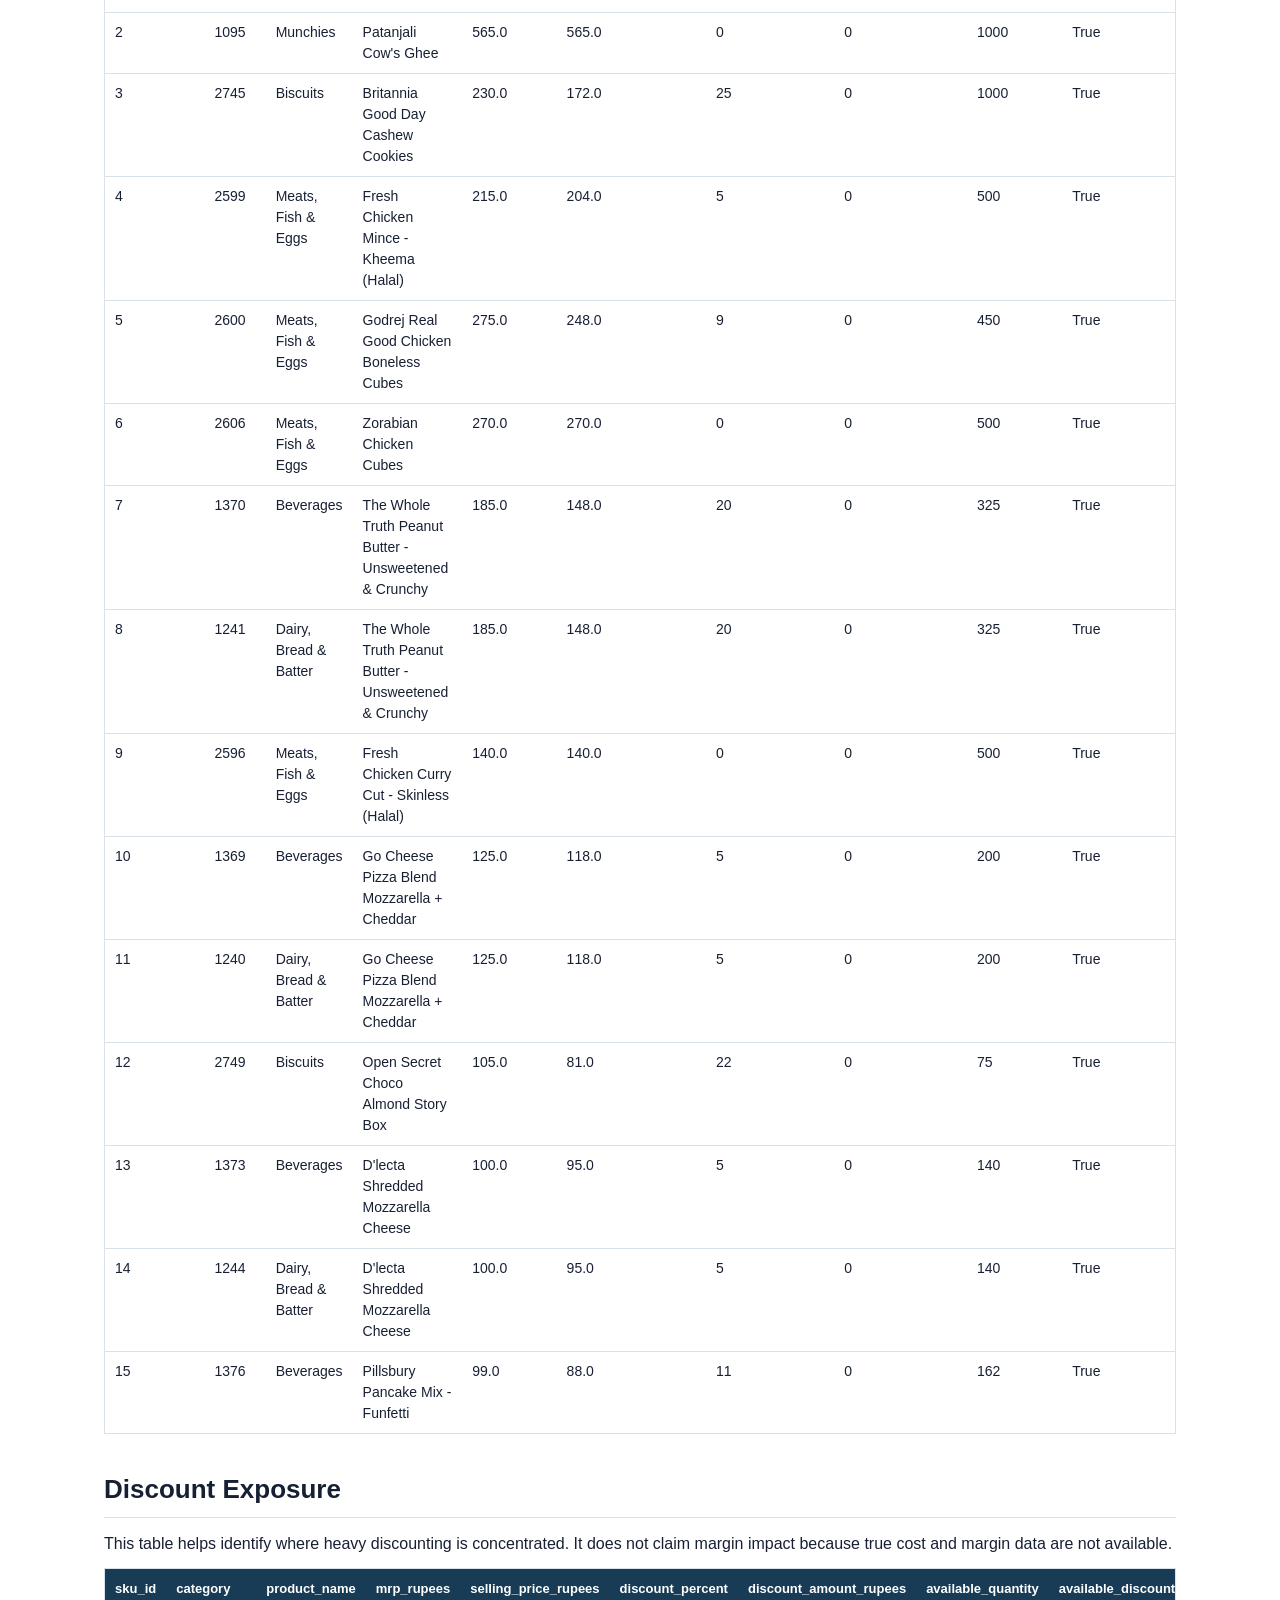
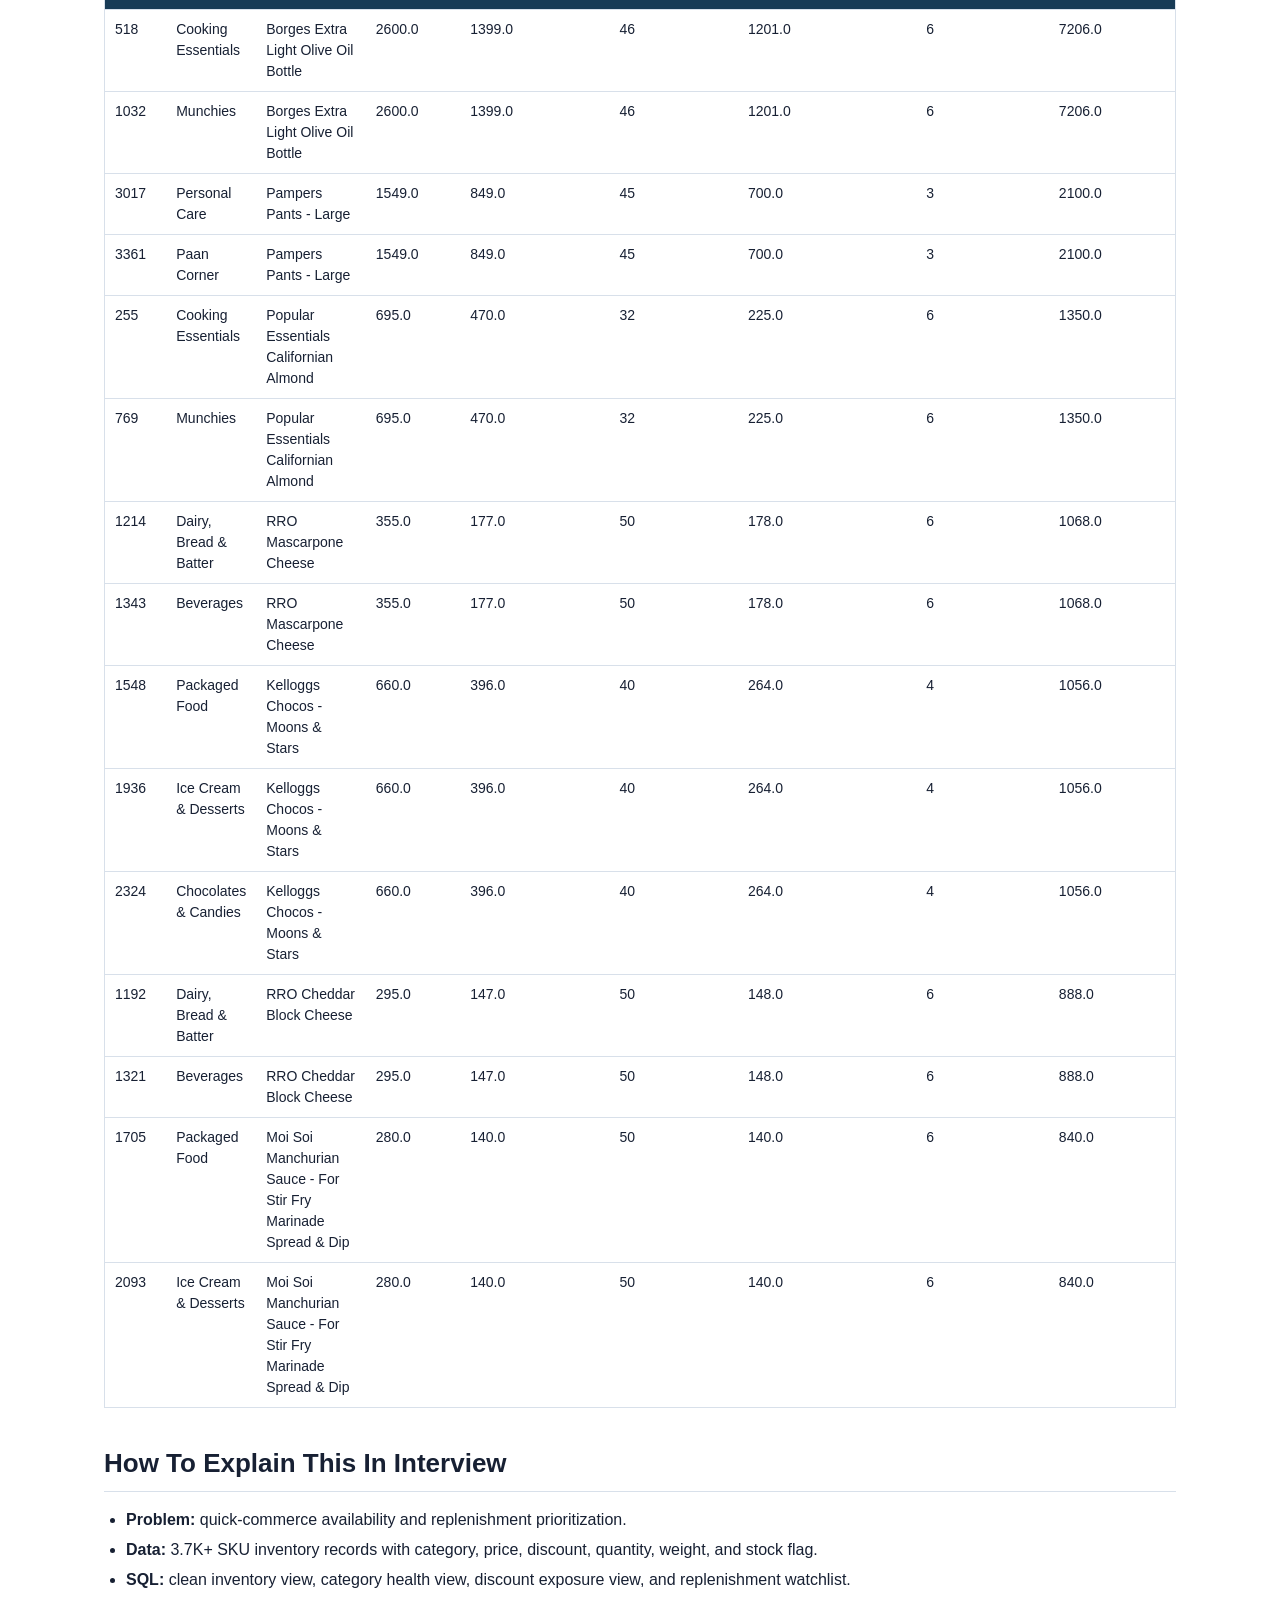
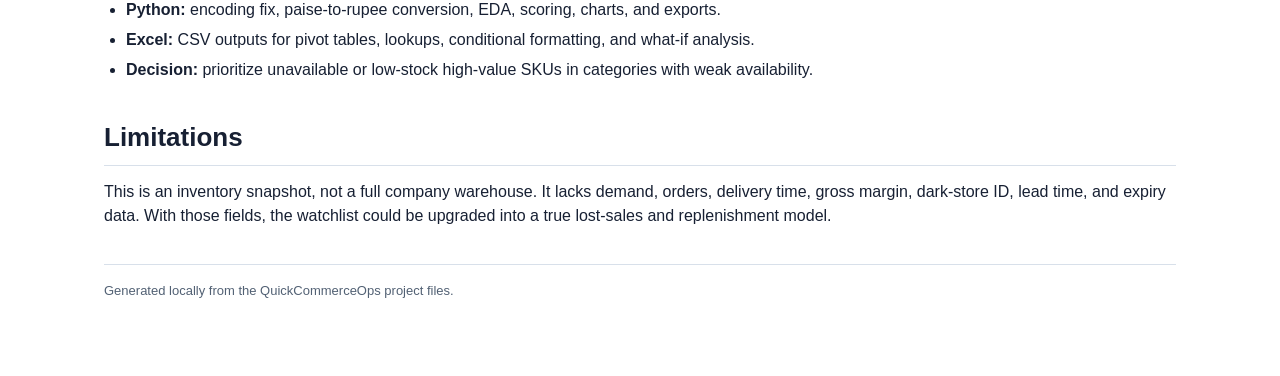
<file: vercel-static/report/index.html>
<!doctype html>
<html lang="en">
<head>
  <meta charset="utf-8">
  <meta name="viewport" content="width=device-width, initial-scale=1">
  <title>QuickCommerceOps Inventory Analytics</title>
  <link rel="stylesheet" href="styles.css">
</head>
<body>
  <main class="shell">
    <section class="hero">
      <p class="eyebrow">Quick-Commerce Inventory Analytics</p>
      <h1>QuickCommerceOps</h1>
      <p class="subtitle">A local analytics project that turns a Zepto-style SKU inventory dataset into stockout insights, category health KPIs, discount exposure analysis, and a replenishment watchlist.</p>
      <div>
        <span class="badge">SQL</span>
        <span class="badge">Excel-ready CSV</span>
        <span class="badge">Python pandas</span>
        <span class="badge">numpy</span>
        <span class="badge">matplotlib</span>
        <span class="badge">HTML/CSS</span>
      </div>
    </section>

    <section>
      <h2>Executive Snapshot</h2>
      <div class="grid grid-4">
        <div class="card"><div class="metric-label">Raw SKU rows</div><div class="metric-value">3,732</div></div>
        <div class="card"><div class="metric-label">Categories</div><div class="metric-value">14</div></div>
        <div class="card"><div class="metric-label">Stockout rate</div><div class="metric-value metric-bad">12.14%</div></div>
        <div class="card"><div class="metric-label">Inventory value proxy</div><div class="metric-value metric-good">Rs 2,240,834.60</div></div>
      </div>
      <div class="callout">
        <strong>Decision:</strong> start with the replenishment watchlist, then investigate categories with high stockout rates and meaningful inventory value. The dataset does not include demand, so the project uses availability and commercial value as transparent decision proxies.
      </div>
    </section>

    <section>
      <h2>Business Problem</h2>
      <p>Quick-commerce customers expect products to be available immediately. Stockouts can reduce conversion, hurt trust, and push customers to substitute or leave. The goal of this project is to help an operations or category team identify which SKUs and categories need attention first.</p>
      <ol>
        <li>Find categories with weak availability.</li>
        <li>Rank out-of-stock and low-stock SKUs by operational priority.</li>
        <li>Highlight high-discount products where discount exposure is concentrated.</li>
        <li>Prepare clean tables for Excel and Power BI.</li>
      </ol>
    </section>

    <section>
      <h2>Key Findings</h2>
      <div class="grid grid-2">
        <div class="card">
          <h3>Highest stockout category</h3>
          <p><strong>Biscuits</strong> has a stockout rate of <strong>28.57%</strong> across <strong>147</strong> SKUs.</p>
        </div>
        <div class="card">
          <h3>Highest inventory value category</h3>
          <p><strong>Cooking Essentials</strong> carries the highest available inventory value proxy at <strong>Rs 337,369</strong>.</p>
        </div>
        <div class="card">
          <h3>Top replenishment SKU</h3>
          <p><strong>Patanjali Cow&#x27;s Ghee</strong> is ranked first in the watchlist with a priority score of <strong>65</strong>.</p>
        </div>
        <div class="card">
          <h3>Discount exposure</h3>
          <p>The high-discount table contains <strong>206</strong> SKUs with discount percent at or above 25%.</p>
        </div>
      </div>
    </section>

    <section>
      <h2>Charts</h2>
      <div class="grid grid-2">
        <div><h3>Category Stockout Rate</h3><img class="chart" src="assets/charts/category_stockout_rate.png" alt="Category stockout rate chart"></div>
        <div><h3>Discount Distribution</h3><img class="chart" src="assets/charts/discount_distribution.png" alt="Discount distribution chart"></div>
        <div><h3>Price vs Discount</h3><img class="chart" src="assets/charts/price_discount_stock_status.png" alt="Price discount stock status chart"></div>
        <div><h3>Top SKU Watchlist</h3><img class="chart" src="assets/charts/top_replenishment_watchlist.png" alt="Top replenishment watchlist chart"></div>
      </div>
    </section>

    <section>
      <h2>Category Health</h2>
      <p>This table shows category-level availability, stockout rate, average discount, MRP, available inventory value, and price per 100g.</p>
      <div class="table-wrap"><table class="dataframe data-table">
  <thead>
    <tr style="text-align: right;">
      <th>category</th>
      <th>total_skus</th>
      <th>available_skus</th>
      <th>out_of_stock_skus</th>
      <th>avg_discount_pct</th>
      <th>avg_mrp_rupees</th>
      <th>available_inventory_value_rupees</th>
      <th>avg_price_per_100g</th>
      <th>stockout_rate_pct</th>
    </tr>
  </thead>
  <tbody>
    <tr>
      <td>Biscuits</td>
      <td>147</td>
      <td>105</td>
      <td>42</td>
      <td>8.24</td>
      <td>59.49</td>
      <td>25007.6</td>
      <td>35.60</td>
      <td>28.57</td>
    </tr>
    <tr>
      <td>Beverages</td>
      <td>129</td>
      <td>101</td>
      <td>28</td>
      <td>7.16</td>
      <td>118.71</td>
      <td>55051.0</td>
      <td>40.86</td>
      <td>21.71</td>
    </tr>
    <tr>
      <td>Dairy, Bread &amp; Batter</td>
      <td>129</td>
      <td>101</td>
      <td>28</td>
      <td>7.16</td>
      <td>118.71</td>
      <td>55051.0</td>
      <td>40.86</td>
      <td>21.71</td>
    </tr>
    <tr>
      <td>Meats, Fish &amp; Eggs</td>
      <td>63</td>
      <td>51</td>
      <td>12</td>
      <td>11.03</td>
      <td>187.29</td>
      <td>20693.0</td>
      <td>49.06</td>
      <td>19.05</td>
    </tr>
    <tr>
      <td>Health &amp; Hygiene</td>
      <td>97</td>
      <td>84</td>
      <td>13</td>
      <td>8.05</td>
      <td>159.18</td>
      <td>64180.0</td>
      <td>182.50</td>
      <td>13.40</td>
    </tr>
    <tr>
      <td>Cooking Essentials</td>
      <td>514</td>
      <td>450</td>
      <td>64</td>
      <td>7.16</td>
      <td>156.54</td>
      <td>337369.0</td>
      <td>83.59</td>
      <td>12.45</td>
    </tr>
    <tr>
      <td>Munchies</td>
      <td>514</td>
      <td>450</td>
      <td>64</td>
      <td>7.16</td>
      <td>156.54</td>
      <td>337369.0</td>
      <td>83.59</td>
      <td>12.45</td>
    </tr>
    <tr>
      <td>Chocolates &amp; Candies</td>
      <td>388</td>
      <td>343</td>
      <td>45</td>
      <td>8.32</td>
      <td>155.73</td>
      <td>224385.0</td>
      <td>61.22</td>
      <td>11.60</td>
    </tr>
    <tr>
      <td>Ice Cream &amp; Desserts</td>
      <td>388</td>
      <td>343</td>
      <td>45</td>
      <td>8.32</td>
      <td>155.73</td>
      <td>224385.0</td>
      <td>61.22</td>
      <td>11.60</td>
    </tr>
    <tr>
      <td>Packaged Food</td>
      <td>388</td>
      <td>343</td>
      <td>45</td>
      <td>8.32</td>
      <td>155.73</td>
      <td>224385.0</td>
      <td>61.22</td>
      <td>11.60</td>
    </tr>
    <tr>
      <td>Home &amp; Cleaning</td>
      <td>193</td>
      <td>174</td>
      <td>19</td>
      <td>5.70</td>
      <td>152.94</td>
      <td>122661.0</td>
      <td>116.19</td>
      <td>9.84</td>
    </tr>
    <tr>
      <td>Fruits &amp; Vegetables</td>
      <td>93</td>
      <td>87</td>
      <td>6</td>
      <td>15.46</td>
      <td>47.01</td>
      <td>10846.0</td>
      <td>25.34</td>
      <td>6.45</td>
    </tr>
  </tbody>
</table></div>
    </section>

    <section>
      <h2>Replenishment Watchlist</h2>
      <p>The watchlist ranks SKUs using a transparent rule-based score. Points are added for out-of-stock status, low available quantity, high MRP, high category stockout rate, moderate discount, and larger weight buckets.</p>
      <div class="table-wrap"><table class="dataframe data-table">
  <thead>
    <tr style="text-align: right;">
      <th>priority_rank</th>
      <th>sku_id</th>
      <th>category</th>
      <th>product_name</th>
      <th>mrp_rupees</th>
      <th>selling_price_rupees</th>
      <th>discount_percent</th>
      <th>available_quantity</th>
      <th>weight_gms</th>
      <th>is_out_of_stock</th>
      <th>stockout_rate_pct</th>
      <th>available_inventory_value_rupees</th>
      <th>priority_score</th>
    </tr>
  </thead>
  <tbody>
    <tr>
      <td>1</td>
      <td>581</td>
      <td>Cooking Essentials</td>
      <td>Patanjali Cow's Ghee</td>
      <td>565.0</td>
      <td>565.0</td>
      <td>0</td>
      <td>0</td>
      <td>1000</td>
      <td>True</td>
      <td>12.45</td>
      <td>0.0</td>
      <td>65</td>
    </tr>
    <tr>
      <td>2</td>
      <td>1095</td>
      <td>Munchies</td>
      <td>Patanjali Cow's Ghee</td>
      <td>565.0</td>
      <td>565.0</td>
      <td>0</td>
      <td>0</td>
      <td>1000</td>
      <td>True</td>
      <td>12.45</td>
      <td>0.0</td>
      <td>65</td>
    </tr>
    <tr>
      <td>3</td>
      <td>2745</td>
      <td>Biscuits</td>
      <td>Britannia Good Day Cashew Cookies</td>
      <td>230.0</td>
      <td>172.0</td>
      <td>25</td>
      <td>0</td>
      <td>1000</td>
      <td>True</td>
      <td>28.57</td>
      <td>0.0</td>
      <td>65</td>
    </tr>
    <tr>
      <td>4</td>
      <td>2599</td>
      <td>Meats, Fish &amp; Eggs</td>
      <td>Fresh Chicken Mince - Kheema (Halal)</td>
      <td>215.0</td>
      <td>204.0</td>
      <td>5</td>
      <td>0</td>
      <td>500</td>
      <td>True</td>
      <td>19.05</td>
      <td>0.0</td>
      <td>65</td>
    </tr>
    <tr>
      <td>5</td>
      <td>2600</td>
      <td>Meats, Fish &amp; Eggs</td>
      <td>Godrej Real Good Chicken Boneless Cubes</td>
      <td>275.0</td>
      <td>248.0</td>
      <td>9</td>
      <td>0</td>
      <td>450</td>
      <td>True</td>
      <td>19.05</td>
      <td>0.0</td>
      <td>60</td>
    </tr>
    <tr>
      <td>6</td>
      <td>2606</td>
      <td>Meats, Fish &amp; Eggs</td>
      <td>Zorabian Chicken Cubes</td>
      <td>270.0</td>
      <td>270.0</td>
      <td>0</td>
      <td>0</td>
      <td>500</td>
      <td>True</td>
      <td>19.05</td>
      <td>0.0</td>
      <td>60</td>
    </tr>
    <tr>
      <td>7</td>
      <td>1370</td>
      <td>Beverages</td>
      <td>The Whole Truth Peanut Butter - Unsweetened &amp; Crunchy</td>
      <td>185.0</td>
      <td>148.0</td>
      <td>20</td>
      <td>0</td>
      <td>325</td>
      <td>True</td>
      <td>21.71</td>
      <td>0.0</td>
      <td>60</td>
    </tr>
    <tr>
      <td>8</td>
      <td>1241</td>
      <td>Dairy, Bread &amp; Batter</td>
      <td>The Whole Truth Peanut Butter - Unsweetened &amp; Crunchy</td>
      <td>185.0</td>
      <td>148.0</td>
      <td>20</td>
      <td>0</td>
      <td>325</td>
      <td>True</td>
      <td>21.71</td>
      <td>0.0</td>
      <td>60</td>
    </tr>
    <tr>
      <td>9</td>
      <td>2596</td>
      <td>Meats, Fish &amp; Eggs</td>
      <td>Fresh Chicken Curry Cut - Skinless (Halal)</td>
      <td>140.0</td>
      <td>140.0</td>
      <td>0</td>
      <td>0</td>
      <td>500</td>
      <td>True</td>
      <td>19.05</td>
      <td>0.0</td>
      <td>60</td>
    </tr>
    <tr>
      <td>10</td>
      <td>1369</td>
      <td>Beverages</td>
      <td>Go Cheese Pizza Blend Mozzarella + Cheddar</td>
      <td>125.0</td>
      <td>118.0</td>
      <td>5</td>
      <td>0</td>
      <td>200</td>
      <td>True</td>
      <td>21.71</td>
      <td>0.0</td>
      <td>60</td>
    </tr>
    <tr>
      <td>11</td>
      <td>1240</td>
      <td>Dairy, Bread &amp; Batter</td>
      <td>Go Cheese Pizza Blend Mozzarella + Cheddar</td>
      <td>125.0</td>
      <td>118.0</td>
      <td>5</td>
      <td>0</td>
      <td>200</td>
      <td>True</td>
      <td>21.71</td>
      <td>0.0</td>
      <td>60</td>
    </tr>
    <tr>
      <td>12</td>
      <td>2749</td>
      <td>Biscuits</td>
      <td>Open Secret Choco Almond Story Box</td>
      <td>105.0</td>
      <td>81.0</td>
      <td>22</td>
      <td>0</td>
      <td>75</td>
      <td>True</td>
      <td>28.57</td>
      <td>0.0</td>
      <td>60</td>
    </tr>
    <tr>
      <td>13</td>
      <td>1373</td>
      <td>Beverages</td>
      <td>D'lecta Shredded Mozzarella Cheese</td>
      <td>100.0</td>
      <td>95.0</td>
      <td>5</td>
      <td>0</td>
      <td>140</td>
      <td>True</td>
      <td>21.71</td>
      <td>0.0</td>
      <td>60</td>
    </tr>
    <tr>
      <td>14</td>
      <td>1244</td>
      <td>Dairy, Bread &amp; Batter</td>
      <td>D'lecta Shredded Mozzarella Cheese</td>
      <td>100.0</td>
      <td>95.0</td>
      <td>5</td>
      <td>0</td>
      <td>140</td>
      <td>True</td>
      <td>21.71</td>
      <td>0.0</td>
      <td>60</td>
    </tr>
    <tr>
      <td>15</td>
      <td>1376</td>
      <td>Beverages</td>
      <td>Pillsbury Pancake Mix - Funfetti</td>
      <td>99.0</td>
      <td>88.0</td>
      <td>11</td>
      <td>0</td>
      <td>162</td>
      <td>True</td>
      <td>21.71</td>
      <td>0.0</td>
      <td>60</td>
    </tr>
  </tbody>
</table></div>
    </section>

    <section>
      <h2>Discount Exposure</h2>
      <p>This table helps identify where heavy discounting is concentrated. It does not claim margin impact because true cost and margin data are not available.</p>
      <div class="table-wrap"><table class="dataframe data-table">
  <thead>
    <tr style="text-align: right;">
      <th>sku_id</th>
      <th>category</th>
      <th>product_name</th>
      <th>mrp_rupees</th>
      <th>selling_price_rupees</th>
      <th>discount_percent</th>
      <th>discount_amount_rupees</th>
      <th>available_quantity</th>
      <th>available_discount_exposure_rupees</th>
      <th>discount_band</th>
      <th>is_out_of_stock</th>
    </tr>
  </thead>
  <tbody>
    <tr>
      <td>518</td>
      <td>Cooking Essentials</td>
      <td>Borges Extra Light Olive Oil Bottle</td>
      <td>2600.0</td>
      <td>1399.0</td>
      <td>46</td>
      <td>1201.0</td>
      <td>6</td>
      <td>7206.0</td>
      <td>high</td>
      <td>False</td>
    </tr>
    <tr>
      <td>1032</td>
      <td>Munchies</td>
      <td>Borges Extra Light Olive Oil Bottle</td>
      <td>2600.0</td>
      <td>1399.0</td>
      <td>46</td>
      <td>1201.0</td>
      <td>6</td>
      <td>7206.0</td>
      <td>high</td>
      <td>False</td>
    </tr>
    <tr>
      <td>3017</td>
      <td>Personal Care</td>
      <td>Pampers Pants - Large</td>
      <td>1549.0</td>
      <td>849.0</td>
      <td>45</td>
      <td>700.0</td>
      <td>3</td>
      <td>2100.0</td>
      <td>high</td>
      <td>False</td>
    </tr>
    <tr>
      <td>3361</td>
      <td>Paan Corner</td>
      <td>Pampers Pants - Large</td>
      <td>1549.0</td>
      <td>849.0</td>
      <td>45</td>
      <td>700.0</td>
      <td>3</td>
      <td>2100.0</td>
      <td>high</td>
      <td>False</td>
    </tr>
    <tr>
      <td>255</td>
      <td>Cooking Essentials</td>
      <td>Popular Essentials Californian Almond</td>
      <td>695.0</td>
      <td>470.0</td>
      <td>32</td>
      <td>225.0</td>
      <td>6</td>
      <td>1350.0</td>
      <td>high</td>
      <td>False</td>
    </tr>
    <tr>
      <td>769</td>
      <td>Munchies</td>
      <td>Popular Essentials Californian Almond</td>
      <td>695.0</td>
      <td>470.0</td>
      <td>32</td>
      <td>225.0</td>
      <td>6</td>
      <td>1350.0</td>
      <td>high</td>
      <td>False</td>
    </tr>
    <tr>
      <td>1214</td>
      <td>Dairy, Bread &amp; Batter</td>
      <td>RRO Mascarpone Cheese</td>
      <td>355.0</td>
      <td>177.0</td>
      <td>50</td>
      <td>178.0</td>
      <td>6</td>
      <td>1068.0</td>
      <td>high</td>
      <td>False</td>
    </tr>
    <tr>
      <td>1343</td>
      <td>Beverages</td>
      <td>RRO Mascarpone Cheese</td>
      <td>355.0</td>
      <td>177.0</td>
      <td>50</td>
      <td>178.0</td>
      <td>6</td>
      <td>1068.0</td>
      <td>high</td>
      <td>False</td>
    </tr>
    <tr>
      <td>1548</td>
      <td>Packaged Food</td>
      <td>Kelloggs Chocos - Moons &amp; Stars</td>
      <td>660.0</td>
      <td>396.0</td>
      <td>40</td>
      <td>264.0</td>
      <td>4</td>
      <td>1056.0</td>
      <td>high</td>
      <td>False</td>
    </tr>
    <tr>
      <td>1936</td>
      <td>Ice Cream &amp; Desserts</td>
      <td>Kelloggs Chocos - Moons &amp; Stars</td>
      <td>660.0</td>
      <td>396.0</td>
      <td>40</td>
      <td>264.0</td>
      <td>4</td>
      <td>1056.0</td>
      <td>high</td>
      <td>False</td>
    </tr>
    <tr>
      <td>2324</td>
      <td>Chocolates &amp; Candies</td>
      <td>Kelloggs Chocos - Moons &amp; Stars</td>
      <td>660.0</td>
      <td>396.0</td>
      <td>40</td>
      <td>264.0</td>
      <td>4</td>
      <td>1056.0</td>
      <td>high</td>
      <td>False</td>
    </tr>
    <tr>
      <td>1192</td>
      <td>Dairy, Bread &amp; Batter</td>
      <td>RRO Cheddar Block Cheese</td>
      <td>295.0</td>
      <td>147.0</td>
      <td>50</td>
      <td>148.0</td>
      <td>6</td>
      <td>888.0</td>
      <td>high</td>
      <td>False</td>
    </tr>
    <tr>
      <td>1321</td>
      <td>Beverages</td>
      <td>RRO Cheddar Block Cheese</td>
      <td>295.0</td>
      <td>147.0</td>
      <td>50</td>
      <td>148.0</td>
      <td>6</td>
      <td>888.0</td>
      <td>high</td>
      <td>False</td>
    </tr>
    <tr>
      <td>1705</td>
      <td>Packaged Food</td>
      <td>Moi Soi Manchurian Sauce - For Stir Fry Marinade Spread &amp; Dip</td>
      <td>280.0</td>
      <td>140.0</td>
      <td>50</td>
      <td>140.0</td>
      <td>6</td>
      <td>840.0</td>
      <td>high</td>
      <td>False</td>
    </tr>
    <tr>
      <td>2093</td>
      <td>Ice Cream &amp; Desserts</td>
      <td>Moi Soi Manchurian Sauce - For Stir Fry Marinade Spread &amp; Dip</td>
      <td>280.0</td>
      <td>140.0</td>
      <td>50</td>
      <td>140.0</td>
      <td>6</td>
      <td>840.0</td>
      <td>high</td>
      <td>False</td>
    </tr>
  </tbody>
</table></div>
    </section>

    <section>
      <h2>How To Explain This In Interview</h2>
      <ul>
        <li><strong>Problem:</strong> quick-commerce availability and replenishment prioritization.</li>
        <li><strong>Data:</strong> 3.7K+ SKU inventory records with category, price, discount, quantity, weight, and stock flag.</li>
        <li><strong>SQL:</strong> clean inventory view, category health view, discount exposure view, and replenishment watchlist.</li>
        <li><strong>Python:</strong> encoding fix, paise-to-rupee conversion, EDA, scoring, charts, and exports.</li>
        <li><strong>Excel:</strong> CSV outputs for pivot tables, lookups, conditional formatting, and what-if analysis.</li>
        <li><strong>Decision:</strong> prioritize unavailable or low-stock high-value SKUs in categories with weak availability.</li>
      </ul>
    </section>

    <section>
      <h2>Limitations</h2>
      <p>This is an inventory snapshot, not a full company warehouse. It lacks demand, orders, delivery time, gross margin, dark-store ID, lead time, and expiry data. With those fields, the watchlist could be upgraded into a true lost-sales and replenishment model.</p>
    </section>

    <p class="footer">Generated locally from the QuickCommerceOps project files.</p>
  </main>
</body>
</html>
</file>
<file: report/styles.css>
:root {
  --ink: #172033;
  --muted: #526174;
  --line: #d8e0ea;
  --soft: #f4f7fb;
  --blue: #174d7c;
  --green: #0f6b4f;
  --amber: #a45b00;
  --red: #a33232;
  --purple: #7a3e9d;
  --teal: #0a7f83;
  --white: #ffffff;
}

* {
  box-sizing: border-box;
}

body {
  margin: 0;
  color: var(--ink);
  background: var(--white);
  font-family: Arial, Helvetica, sans-serif;
  line-height: 1.5;
}

.shell {
  max-width: 1120px;
  margin: 0 auto;
  padding: 28px 24px 64px;
}

.hero {
  border-bottom: 3px solid var(--blue);
  padding: 20px 0 24px;
  margin-bottom: 28px;
}

.eyebrow {
  margin: 0 0 8px;
  color: var(--blue);
  font-size: 13px;
  font-weight: 700;
  letter-spacing: 1px;
  text-transform: uppercase;
}

h1 {
  margin: 0 0 10px;
  font-size: 42px;
  line-height: 1.05;
}

h2 {
  margin: 36px 0 14px;
  font-size: 26px;
  border-bottom: 1px solid var(--line);
  padding-bottom: 8px;
}

h3 {
  margin: 24px 0 8px;
  font-size: 18px;
  color: var(--blue);
}

p {
  margin: 0 0 12px;
}

a {
  color: var(--blue);
}

.subtitle {
  max-width: 820px;
  color: var(--muted);
  font-size: 17px;
}

.grid {
  display: grid;
  gap: 16px;
}

.grid-4 {
  grid-template-columns: repeat(4, minmax(0, 1fr));
}

.grid-2 {
  grid-template-columns: repeat(2, minmax(0, 1fr));
}

.card {
  border: 1px solid var(--line);
  background: var(--white);
  padding: 16px;
  min-width: 0;
}

.metric-label {
  color: var(--muted);
  font-size: 13px;
  margin-bottom: 4px;
}

.metric-value {
  font-size: clamp(20px, 2.2vw, 28px);
  font-weight: 800;
  line-height: 1.15;
  overflow-wrap: anywhere;
}

.metric-good {
  color: var(--green);
}

.metric-warn {
  color: var(--amber);
}

.metric-bad {
  color: var(--red);
}

.callout {
  border-left: 4px solid var(--blue);
  background: var(--soft);
  padding: 14px 16px;
  margin: 16px 0;
}

.table-wrap {
  overflow-x: auto;
  border: 1px solid var(--line);
  margin: 12px 0 18px;
}

table {
  width: 100%;
  border-collapse: collapse;
}

th {
  background: #183b56;
  color: var(--white);
  text-align: left;
  padding: 10px;
  font-size: 13px;
}

td {
  border-top: 1px solid var(--line);
  padding: 9px 10px;
  vertical-align: top;
  font-size: 14px;
}

.chart {
  width: 100%;
  border: 1px solid var(--line);
  background: var(--white);
}

.badge {
  display: inline-block;
  margin: 4px 6px 4px 0;
  padding: 5px 8px;
  background: #eaf2fb;
  color: var(--blue);
  font-size: 13px;
  font-weight: 700;
}

code {
  background: #eef2f6;
  padding: 2px 5px;
}

ul,
ol {
  padding-left: 22px;
}

li {
  margin-bottom: 6px;
}

.footer {
  color: var(--muted);
  border-top: 1px solid var(--line);
  margin-top: 36px;
  padding-top: 16px;
  font-size: 13px;
}

@media (max-width: 800px) {
  .grid-4,
  .grid-2 {
    grid-template-columns: 1fr;
  }

  h1 {
    font-size: 32px;
  }
}
</file>
<file: vercel-static/report/styles.css>
:root {
  --ink: #172033;
  --muted: #526174;
  --line: #d8e0ea;
  --soft: #f4f7fb;
  --blue: #174d7c;
  --green: #0f6b4f;
  --amber: #a45b00;
  --red: #a33232;
  --white: #ffffff;
}

* {
  box-sizing: border-box;
}

body {
  margin: 0;
  color: var(--ink);
  background: var(--white);
  font-family: Arial, Helvetica, sans-serif;
  line-height: 1.5;
}

.shell {
  max-width: 1120px;
  margin: 0 auto;
  padding: 28px 24px 64px;
}

.hero {
  border-bottom: 3px solid var(--blue);
  padding: 20px 0 24px;
  margin-bottom: 28px;
}

.eyebrow {
  margin: 0 0 8px;
  color: var(--blue);
  font-size: 13px;
  font-weight: 700;
  letter-spacing: 1px;
  text-transform: uppercase;
}

h1 {
  margin: 0 0 10px;
  font-size: 42px;
  line-height: 1.05;
}

h2 {
  margin: 36px 0 14px;
  font-size: 26px;
  border-bottom: 1px solid var(--line);
  padding-bottom: 8px;
}

h3 {
  margin: 24px 0 8px;
  font-size: 18px;
  color: var(--blue);
}

p {
  margin: 0 0 12px;
}

a {
  color: var(--blue);
}

.subtitle {
  max-width: 820px;
  color: var(--muted);
  font-size: 17px;
}

.grid {
  display: grid;
  gap: 16px;
}

.grid-4 {
  grid-template-columns: repeat(4, minmax(0, 1fr));
}

.grid-2 {
  grid-template-columns: repeat(2, minmax(0, 1fr));
}

.card {
  border: 1px solid var(--line);
  background: var(--white);
  padding: 16px;
}

.metric-label {
  color: var(--muted);
  font-size: 13px;
  margin-bottom: 4px;
}

.metric-value {
  font-size: 28px;
  font-weight: 800;
}

.metric-good {
  color: var(--green);
}

.metric-warn {
  color: var(--amber);
}

.metric-bad {
  color: var(--red);
}

.callout {
  border-left: 4px solid var(--blue);
  background: var(--soft);
  padding: 14px 16px;
  margin: 16px 0;
}

.table-wrap {
  overflow-x: auto;
  border: 1px solid var(--line);
  margin: 12px 0 18px;
}

table {
  width: 100%;
  border-collapse: collapse;
}

th {
  background: #183b56;
  color: var(--white);
  text-align: left;
  padding: 10px;
  font-size: 13px;
}

td {
  border-top: 1px solid var(--line);
  padding: 9px 10px;
  vertical-align: top;
  font-size: 14px;
}

.chart {
  width: 100%;
  border: 1px solid var(--line);
  background: var(--white);
}

.badge {
  display: inline-block;
  margin: 4px 6px 4px 0;
  padding: 5px 8px;
  background: #eaf2fb;
  color: var(--blue);
  font-size: 13px;
  font-weight: 700;
}

code {
  background: #eef2f6;
  padding: 2px 5px;
}

ul,
ol {
  padding-left: 22px;
}

li {
  margin-bottom: 6px;
}

.footer {
  color: var(--muted);
  border-top: 1px solid var(--line);
  margin-top: 36px;
  padding-top: 16px;
  font-size: 13px;
}

@media (max-width: 800px) {
  .grid-4,
  .grid-2 {
    grid-template-columns: 1fr;
  }

  h1 {
    font-size: 32px;
  }
}
</file>
